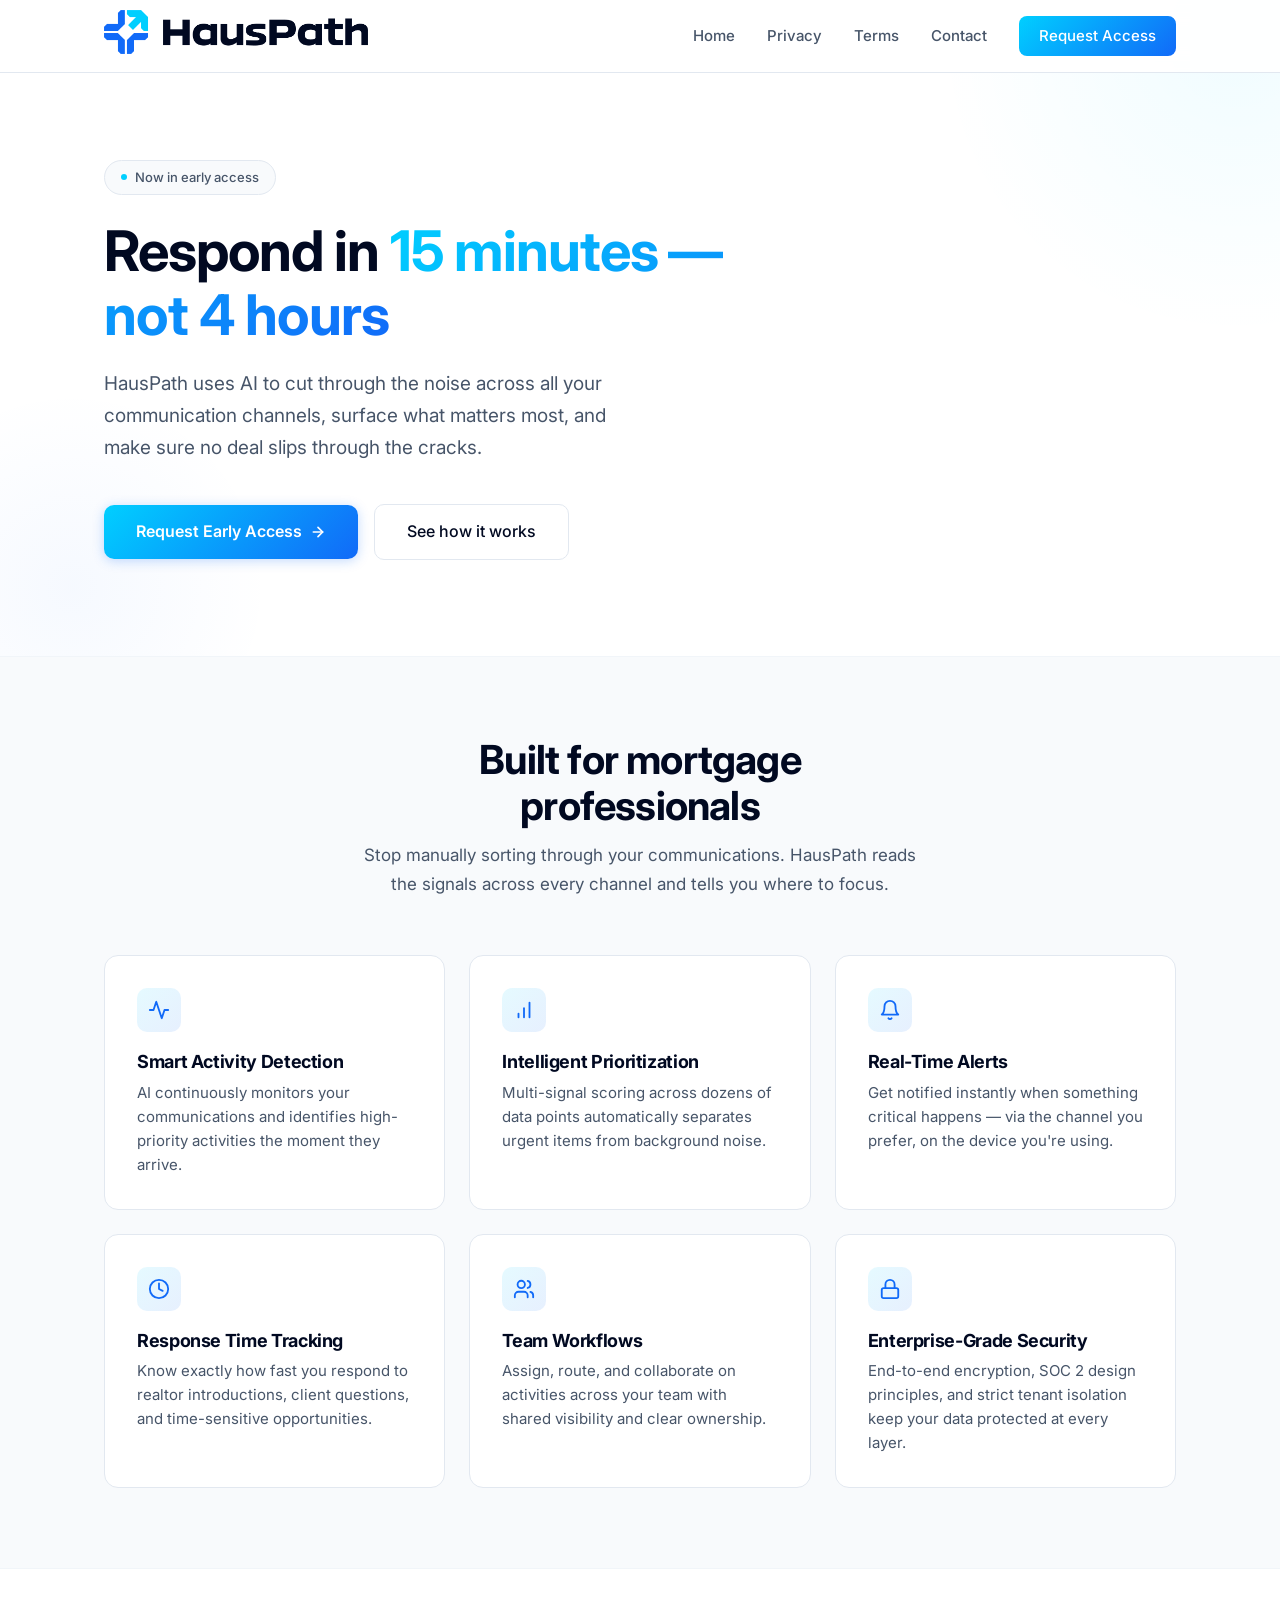
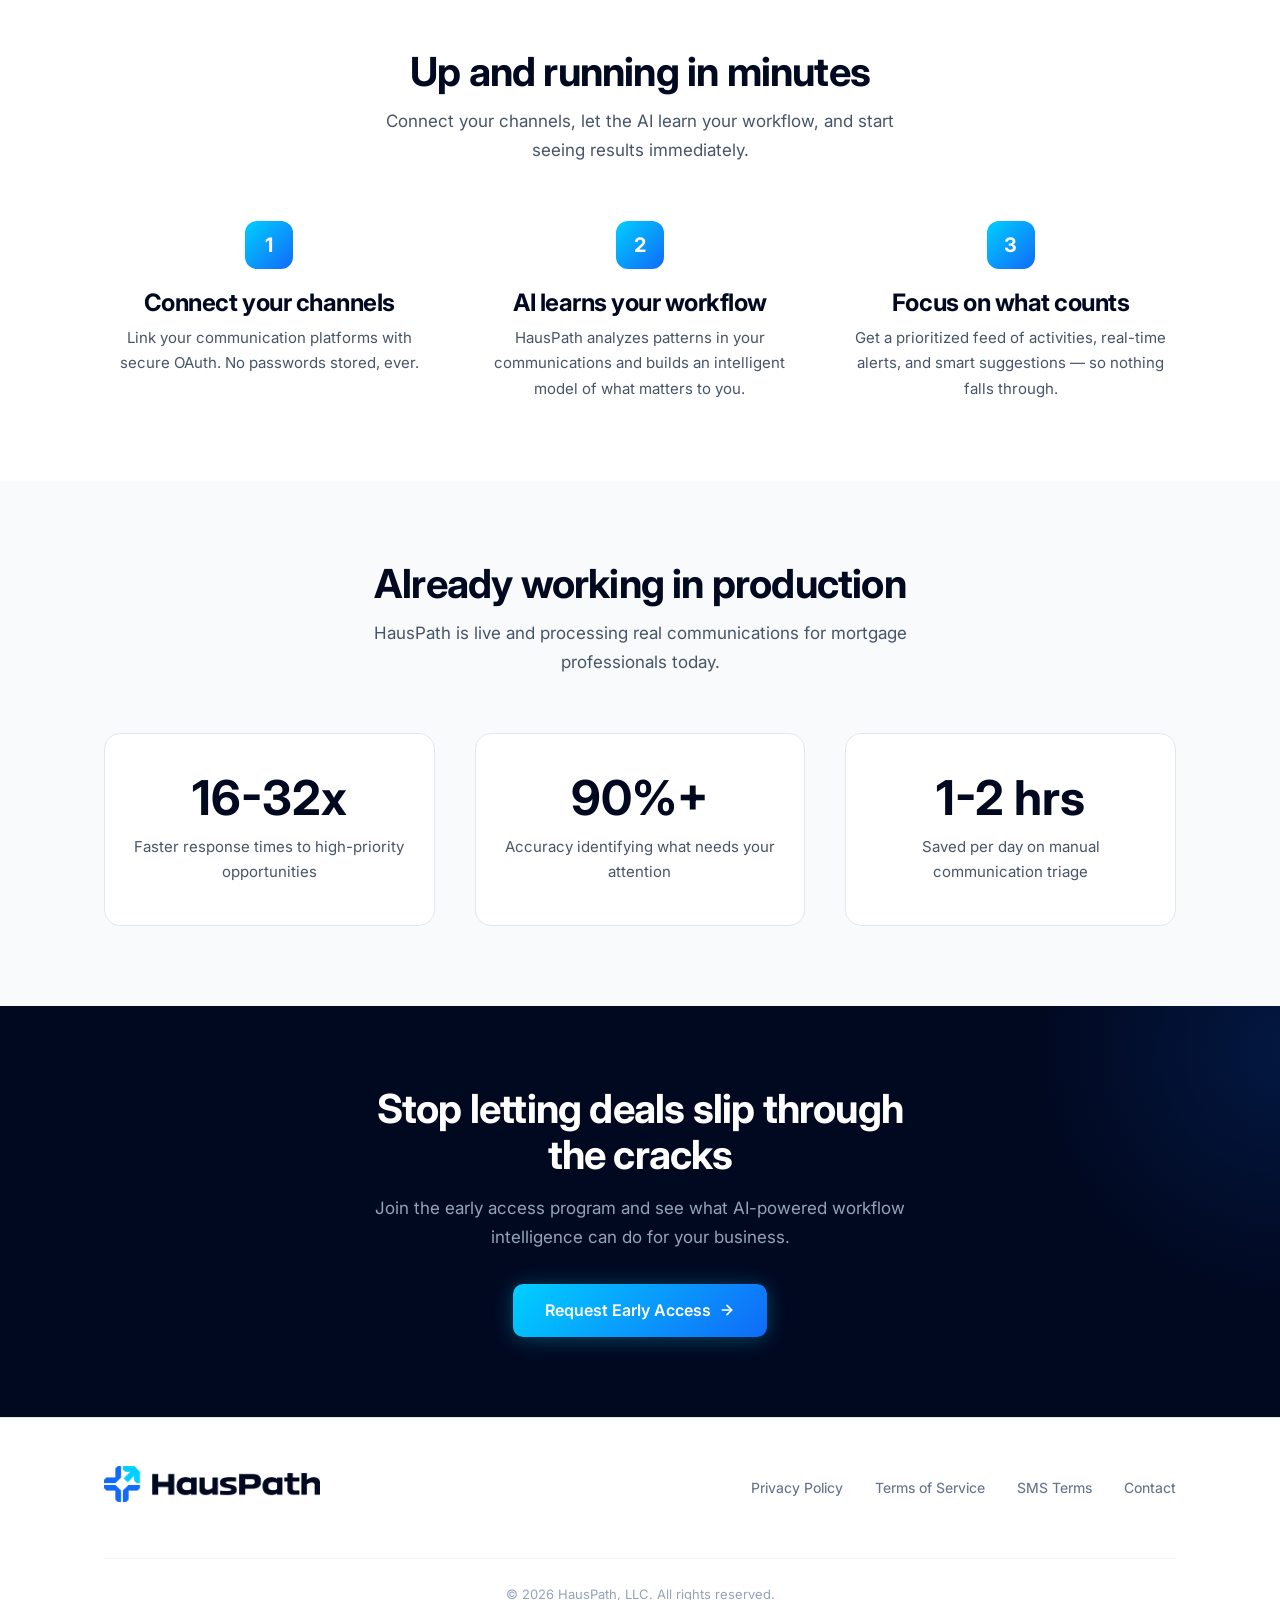
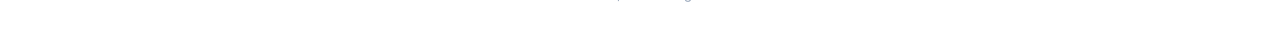
<file: index.html>
<!DOCTYPE html>
<html lang="en">
<head>
  <meta charset="UTF-8">
  <meta name="viewport" content="width=device-width, initial-scale=1.0">
  <title>HausPath — AI-Powered Workflow Intelligence for Mortgage Professionals</title>
  <meta name="description" content="HausPath helps mortgage professionals cut through noise, respond faster, and never let a deal slip through the cracks.">
  <meta property="og:title" content="HausPath — AI-Powered Workflow Intelligence">
  <meta property="og:description" content="AI that helps mortgage professionals prioritize what matters, respond faster, and never miss a critical opportunity.">
  <meta property="og:type" content="website">
  <meta name="twitter:card" content="summary_large_image">
  <link rel="icon" type="image/x-icon" href="assets/favicon.ico">
  <link rel="preconnect" href="https://fonts.googleapis.com">
  <link rel="preconnect" href="https://fonts.gstatic.com" crossorigin>
  <link href="https://fonts.googleapis.com/css2?family=Inter:wght@400;450;500;600;700&display=swap" rel="stylesheet">
  <link rel="stylesheet" href="styles.css">
</head>
<body>

  <!-- Navigation -->
  <nav class="nav" id="nav">
    <div class="container nav-inner">
      <a href="index.html">
        <img src="assets/logo.png" alt="HausPath" class="nav-logo">
      </a>
      <button class="nav-toggle" id="navToggle" aria-label="Menu">
        <span></span><span></span><span></span>
      </button>
      <ul class="nav-links" id="navLinks">
        <li><a href="index.html">Home</a></li>
        <li><a href="privacy.html">Privacy</a></li>
        <li><a href="terms.html">Terms</a></li>
        <li><a href="contact.html">Contact</a></li>
        <li><a href="contact.html" class="nav-cta">Request Access</a></li>
      </ul>
    </div>
  </nav>

  <!-- Hero -->
  <section class="hero">
    <div class="container">
      <div class="hero-content">
        <div class="hero-badge">
          <span class="dot"></span>
          Now in early access
        </div>
        <h1>Respond in <span class="gradient-text">15 minutes — not 4 hours</span></h1>
        <p>HausPath uses AI to cut through the noise across all your communication channels, surface what matters most, and make sure no deal slips through the cracks.</p>
        <div class="hero-actions">
          <a href="contact.html" class="btn-primary">
            Request Early Access
            <svg width="16" height="16" viewBox="0 0 24 24" fill="none" stroke="currentColor" stroke-width="2.5" stroke-linecap="round" stroke-linejoin="round"><path d="M5 12h14"/><path d="m12 5 7 7-7 7"/></svg>
          </a>
          <a href="#features" class="btn-secondary">See how it works</a>
        </div>
      </div>
    </div>
  </section>

  <!-- Features -->
  <section class="features" id="features">
    <div class="container">
      <div class="features-header">
        <h2>Built for mortgage professionals</h2>
        <p>Stop manually sorting through your communications. HausPath reads the signals across every channel and tells you where to focus.</p>
      </div>
      <div class="features-grid">
        <div class="feature-card">
          <div class="feature-icon">
            <svg viewBox="0 0 24 24"><path d="M22 12h-4l-3 9L9 3l-3 9H2"/></svg>
          </div>
          <h3>Smart Activity Detection</h3>
          <p>AI continuously monitors your communications and identifies high-priority activities the moment they arrive.</p>
        </div>
        <div class="feature-card">
          <div class="feature-icon">
            <svg viewBox="0 0 24 24"><path d="M12 20V10"/><path d="M18 20V4"/><path d="M6 20v-4"/></svg>
          </div>
          <h3>Intelligent Prioritization</h3>
          <p>Multi-signal scoring across dozens of data points automatically separates urgent items from background noise.</p>
        </div>
        <div class="feature-card">
          <div class="feature-icon">
            <svg viewBox="0 0 24 24"><path d="M18 8A6 6 0 0 0 6 8c0 7-3 9-3 9h18s-3-2-3-9"/><path d="M13.73 21a2 2 0 0 1-3.46 0"/></svg>
          </div>
          <h3>Real-Time Alerts</h3>
          <p>Get notified instantly when something critical happens — via the channel you prefer, on the device you're using.</p>
        </div>
        <div class="feature-card">
          <div class="feature-icon">
            <svg viewBox="0 0 24 24"><circle cx="12" cy="12" r="10"/><polyline points="12 6 12 12 16 14"/></svg>
          </div>
          <h3>Response Time Tracking</h3>
          <p>Know exactly how fast you respond to realtor introductions, client questions, and time-sensitive opportunities.</p>
        </div>
        <div class="feature-card">
          <div class="feature-icon">
            <svg viewBox="0 0 24 24"><path d="M16 21v-2a4 4 0 0 0-4-4H6a4 4 0 0 0-4 4v2"/><circle cx="9" cy="7" r="4"/><path d="M22 21v-2a4 4 0 0 0-3-3.87"/><path d="M16 3.13a4 4 0 0 1 0 7.75"/></svg>
          </div>
          <h3>Team Workflows</h3>
          <p>Assign, route, and collaborate on activities across your team with shared visibility and clear ownership.</p>
        </div>
        <div class="feature-card">
          <div class="feature-icon">
            <svg viewBox="0 0 24 24"><rect x="3" y="11" width="18" height="11" rx="2" ry="2"/><path d="M7 11V7a5 5 0 0 1 10 0v4"/></svg>
          </div>
          <h3>Enterprise-Grade Security</h3>
          <p>End-to-end encryption, SOC 2 design principles, and strict tenant isolation keep your data protected at every layer.</p>
        </div>
      </div>
    </div>
  </section>

  <!-- How It Works -->
  <section class="how-it-works">
    <div class="container">
      <div class="features-header">
        <h2>Up and running in minutes</h2>
        <p>Connect your channels, let the AI learn your workflow, and start seeing results immediately.</p>
      </div>
      <div class="how-grid">
        <div class="step">
          <div class="step-number">1</div>
          <h3>Connect your channels</h3>
          <p>Link your communication platforms with secure OAuth. No passwords stored, ever.</p>
        </div>
        <div class="step">
          <div class="step-number">2</div>
          <h3>AI learns your workflow</h3>
          <p>HausPath analyzes patterns in your communications and builds an intelligent model of what matters to you.</p>
        </div>
        <div class="step">
          <div class="step-number">3</div>
          <h3>Focus on what counts</h3>
          <p>Get a prioritized feed of activities, real-time alerts, and smart suggestions — so nothing falls through.</p>
        </div>
      </div>
    </div>
  </section>

  <!-- Results -->
  <section class="results-section">
    <div class="container">
      <div class="features-header">
        <h2>Already working in production</h2>
        <p>HausPath is live and processing real communications for mortgage professionals today.</p>
      </div>
      <div class="results-grid">
        <div class="result-card">
          <div class="result-number gradient-text">16-32x</div>
          <p>Faster response times to high-priority opportunities</p>
        </div>
        <div class="result-card">
          <div class="result-number gradient-text">90%+</div>
          <p>Accuracy identifying what needs your attention</p>
        </div>
        <div class="result-card">
          <div class="result-number gradient-text">1-2 hrs</div>
          <p>Saved per day on manual communication triage</p>
        </div>
      </div>
    </div>
  </section>

  <!-- CTA -->
  <section class="cta-section">
    <div class="container">
      <div class="cta-inner">
        <h2>Stop letting deals slip through the cracks</h2>
        <p>Join the early access program and see what AI-powered workflow intelligence can do for your business.</p>
        <a href="contact.html" class="btn-primary">
          Request Early Access
          <svg width="16" height="16" viewBox="0 0 24 24" fill="none" stroke="currentColor" stroke-width="2.5" stroke-linecap="round" stroke-linejoin="round"><path d="M5 12h14"/><path d="m12 5 7 7-7 7"/></svg>
        </a>
      </div>
    </div>
  </section>

  <!-- Footer -->
  <footer class="footer">
    <div class="container">
      <div class="footer-inner">
        <a href="index.html">
          <img src="assets/logo.png" alt="HausPath" class="footer-logo">
        </a>
        <ul class="footer-links">
          <li><a href="privacy.html">Privacy Policy</a></li>
          <li><a href="terms.html">Terms of Service</a></li>
          <li><a href="sms-terms.html">SMS Terms</a></li>
          <li><a href="contact.html">Contact</a></li>
        </ul>
        <p class="footer-copy">&copy; 2026 HausPath, LLC. All rights reserved.</p>
      </div>
    </div>
  </footer>

  <script>
    // Sticky nav shadow
    const nav = document.getElementById('nav');
    window.addEventListener('scroll', () => {
      nav.classList.toggle('scrolled', window.scrollY > 10);
    });

    // Mobile toggle
    const toggle = document.getElementById('navToggle');
    const links = document.getElementById('navLinks');
    toggle.addEventListener('click', () => {
      links.classList.toggle('open');
    });
  </script>
</body>
</html>
</file>
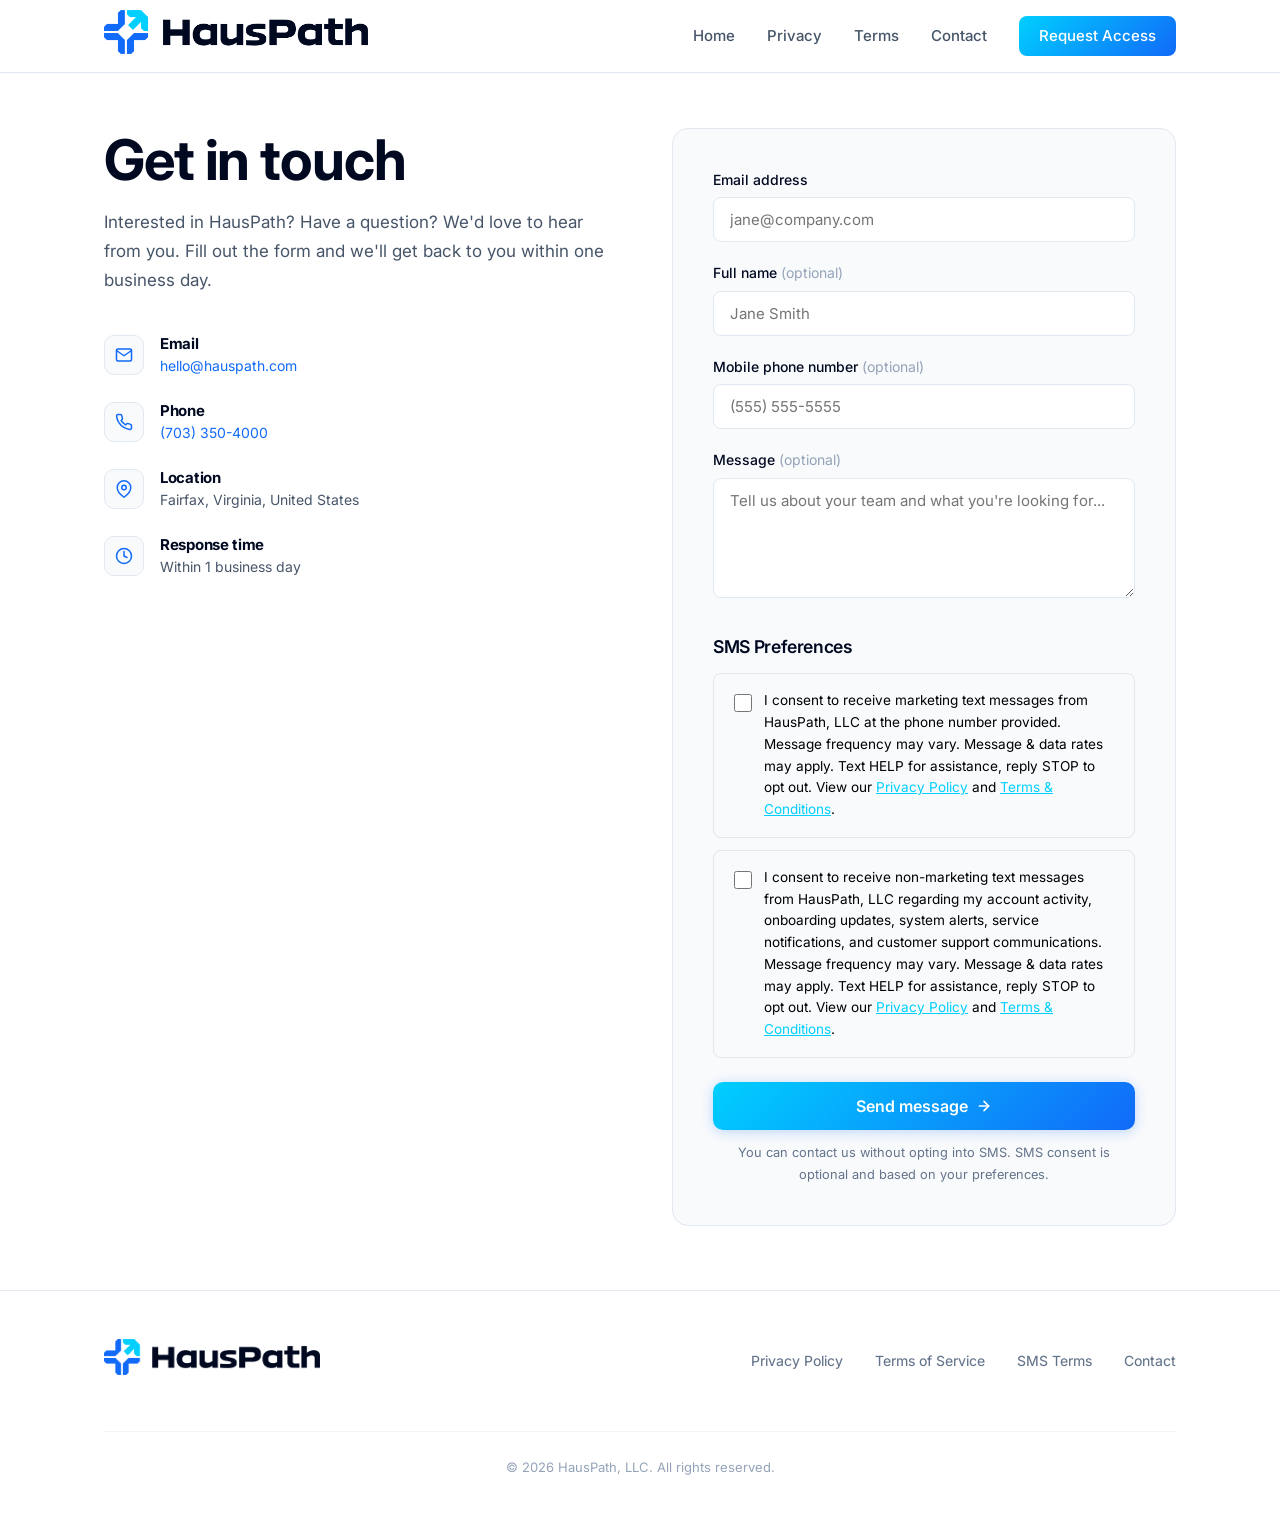
<file: contact.html>
<!DOCTYPE html>
<html lang="en">
<head>
  <meta charset="UTF-8">
  <meta name="viewport" content="width=device-width, initial-scale=1.0">
  <title>Contact — HausPath</title>
  <meta name="description" content="Get in touch with HausPath — request early access or ask us anything.">
  <link rel="icon" type="image/x-icon" href="assets/favicon.ico">
  <link rel="preconnect" href="https://fonts.googleapis.com">
  <link rel="preconnect" href="https://fonts.gstatic.com" crossorigin>
  <link href="https://fonts.googleapis.com/css2?family=Inter:wght@400;450;500;600;700&display=swap" rel="stylesheet">
  <link rel="stylesheet" href="styles.css">
</head>
<body>

  <nav class="nav" id="nav">
    <div class="container nav-inner">
      <a href="index.html"><img src="assets/logo.png" alt="HausPath" class="nav-logo"></a>
      <button class="nav-toggle" id="navToggle" aria-label="Menu"><span></span><span></span><span></span></button>
      <ul class="nav-links" id="navLinks">
        <li><a href="index.html">Home</a></li>
        <li><a href="privacy.html">Privacy</a></li>
        <li><a href="terms.html">Terms</a></li>
        <li><a href="contact.html">Contact</a></li>
        <li><a href="contact.html" class="nav-cta">Request Access</a></li>
      </ul>
    </div>
  </nav>

  <section class="contact-section">
    <div class="container">
      <div class="contact-grid">
        <div class="contact-info">
          <h1>Get in touch</h1>
          <p>Interested in HausPath? Have a question? We'd love to hear from you. Fill out the form and we'll get back to you within one business day.</p>

          <div class="contact-detail">
            <div class="contact-detail-icon">
              <svg viewBox="0 0 24 24"><path d="M4 4h16c1.1 0 2 .9 2 2v12c0 1.1-.9 2-2 2H4c-1.1 0-2-.9-2-2V6c0-1.1.9-2 2-2z"/><polyline points="22,6 12,13 2,6"/></svg>
            </div>
            <div>
              <h4>Email</h4>
              <p><a href="mailto:hello@hauspath.com">hello@hauspath.com</a></p>
            </div>
          </div>

          <div class="contact-detail">
            <div class="contact-detail-icon">
              <svg viewBox="0 0 24 24"><path d="M22 16.92v3a2 2 0 0 1-2.18 2 19.79 19.79 0 0 1-8.63-3.07 19.5 19.5 0 0 1-6-6 19.79 19.79 0 0 1-3.07-8.67A2 2 0 0 1 4.11 2h3a2 2 0 0 1 2 1.72 12.84 12.84 0 0 0 .7 2.81 2 2 0 0 1-.45 2.11L8.09 9.91a16 16 0 0 0 6 6l1.27-1.27a2 2 0 0 1 2.11-.45 12.84 12.84 0 0 0 2.81.7A2 2 0 0 1 22 16.92z"/></svg>
            </div>
            <div>
              <h4>Phone</h4>
              <p><a href="tel:+17033504000">(703) 350-4000</a></p>
            </div>
          </div>

          <div class="contact-detail">
            <div class="contact-detail-icon">
              <svg viewBox="0 0 24 24"><path d="M21 10c0 7-9 13-9 13s-9-6-9-13a9 9 0 0 1 18 0z"/><circle cx="12" cy="10" r="3"/></svg>
            </div>
            <div>
              <h4>Location</h4>
              <p>Fairfax, Virginia, United States</p>
            </div>
          </div>

          <div class="contact-detail">
            <div class="contact-detail-icon">
              <svg viewBox="0 0 24 24"><circle cx="12" cy="12" r="10"/><polyline points="12 6 12 12 16 14"/></svg>
            </div>
            <div>
              <h4>Response time</h4>
              <p>Within 1 business day</p>
            </div>
          </div>
        </div>

        <form class="contact-form" action="https://formspree.io/f/mjgpkozw" method="POST">
          <div class="form-group">
            <label for="email">Email address</label>
            <input type="email" id="email" name="email" required placeholder="jane@company.com">
          </div>
          <div class="form-group">
            <label for="name">Full name <span style="color: var(--gray-400); font-weight: 400;">(optional)</span></label>
            <input type="text" id="name" name="name" placeholder="Jane Smith">
          </div>
          <div class="form-group">
            <label for="phone">Mobile phone number <span style="color: var(--gray-400); font-weight: 400;">(optional)</span></label>
            <input type="tel" id="phone" name="phone" placeholder="(555) 555-5555">
          </div>
          <div class="form-group">
            <label for="message">Message <span style="color: var(--gray-400); font-weight: 400;">(optional)</span></label>
            <textarea id="message" name="message" placeholder="Tell us about your team and what you're looking for..."></textarea>
          </div>

          <h3 style="font-size: 1.1rem; font-weight: 600; margin: 2rem 0 1rem 0; color: var(--navy);">SMS Preferences</h3>

          <div style="background: #f8fafc; border: 1px solid #e2e8f0; border-radius: 8px; padding: 1rem 1.25rem; margin-bottom: 0.75rem; display: flex; align-items: flex-start; gap: 0.75rem;">
            <input type="checkbox" id="marketing-sms-consent" name="marketing_sms_consent" style="margin-top: 0.25rem; min-width: 18px; min-height: 18px; accent-color: var(--cyan);">
            <label for="marketing-sms-consent" style="font-size: 0.85rem; line-height: 1.6; color: #000000; font-weight: 400;">
              I consent to receive marketing text messages from HausPath, LLC at the phone number provided. Message frequency may vary. Message &amp; data rates may apply. Text HELP for assistance, reply STOP to opt out. View our <a href="privacy.html" style="color: var(--cyan); text-decoration: underline;">Privacy Policy</a> and <a href="sms-terms.html" style="color: var(--cyan); text-decoration: underline;">Terms &amp; Conditions</a>.
            </label>
          </div>

          <div style="background: #f8fafc; border: 1px solid #e2e8f0; border-radius: 8px; padding: 1rem 1.25rem; margin-bottom: 1.5rem; display: flex; align-items: flex-start; gap: 0.75rem;">
            <input type="checkbox" id="transactional-sms-consent" name="transactional_sms_consent" style="margin-top: 0.25rem; min-width: 18px; min-height: 18px; accent-color: var(--cyan);">
            <label for="transactional-sms-consent" style="font-size: 0.85rem; line-height: 1.6; color: #000000; font-weight: 400;">
              I consent to receive non-marketing text messages from HausPath, LLC regarding my account activity, onboarding updates, system alerts, service notifications, and customer support communications. Message frequency may vary. Message &amp; data rates may apply. Text HELP for assistance, reply STOP to opt out. View our <a href="privacy.html" style="color: var(--cyan); text-decoration: underline;">Privacy Policy</a> and <a href="sms-terms.html" style="color: var(--cyan); text-decoration: underline;">Terms &amp; Conditions</a>.
            </label>
          </div>

          <button type="submit" class="btn-primary">
            Send message
            <svg width="16" height="16" viewBox="0 0 24 24" fill="none" stroke="currentColor" stroke-width="2.5" stroke-linecap="round" stroke-linejoin="round"><path d="M5 12h14"/><path d="m12 5 7 7-7 7"/></svg>
          </button>
          <p style="font-size: 0.8rem; color: var(--gray-500, #64748b); text-align: center; margin: 0.75rem 0 0 0;">You can contact us without opting into SMS. SMS consent is optional and based on your preferences.</p>
          <div class="form-status" id="formStatus" style="display:none; margin-top:1rem; padding:1rem; border-radius:8px; text-align:center; font-weight:500;"></div>
        </form>
      </div>
    </div>
  </section>

  <footer class="footer">
    <div class="container">
      <div class="footer-inner">
        <a href="index.html"><img src="assets/logo.png" alt="HausPath" class="footer-logo"></a>
        <ul class="footer-links">
          <li><a href="privacy.html">Privacy Policy</a></li>
          <li><a href="terms.html">Terms of Service</a></li>
          <li><a href="sms-terms.html">SMS Terms</a></li>
          <li><a href="contact.html">Contact</a></li>
        </ul>
        <p class="footer-copy">&copy; 2026 HausPath, LLC. All rights reserved.</p>
      </div>
    </div>
  </footer>

  <script>
    const nav = document.getElementById('nav');
    window.addEventListener('scroll', () => nav.classList.toggle('scrolled', window.scrollY > 10));
    const toggle = document.getElementById('navToggle');
    const links = document.getElementById('navLinks');
    toggle.addEventListener('click', () => links.classList.toggle('open'));

    const form = document.querySelector('.contact-form');
    const status = document.getElementById('formStatus');
    form.addEventListener('submit', function(e) {
      e.preventDefault();
      const btn = form.querySelector('button[type="submit"]');
      btn.disabled = true;
      btn.textContent = 'Sending...';
      fetch(form.action, {
        method: 'POST',
        body: new FormData(form),
        headers: { 'Accept': 'application/json' }
      }).then(function(res) {
        if (res.ok) {
          form.reset();
          status.style.display = 'block';
          status.style.background = 'rgba(0, 207, 255, 0.1)';
          status.style.color = 'var(--cyan)';
          status.textContent = 'Message sent! We\'ll get back to you within one business day.';
        } else {
          status.style.display = 'block';
          status.style.background = 'rgba(255, 59, 48, 0.1)';
          status.style.color = '#ff3b30';
          status.textContent = 'Something went wrong. Please try again or email us directly.';
        }
      }).catch(function() {
        status.style.display = 'block';
        status.style.background = 'rgba(255, 59, 48, 0.1)';
        status.style.color = '#ff3b30';
        status.textContent = 'Something went wrong. Please try again or email us directly.';
      }).finally(function() {
        btn.disabled = false;
        btn.innerHTML = 'Send message <svg width="16" height="16" viewBox="0 0 24 24" fill="none" stroke="currentColor" stroke-width="2.5" stroke-linecap="round" stroke-linejoin="round"><path d="M5 12h14"/><path d="m12 5 7 7-7 7"/></svg>';
      });
    });
  </script>
</body>
</html>
</file>
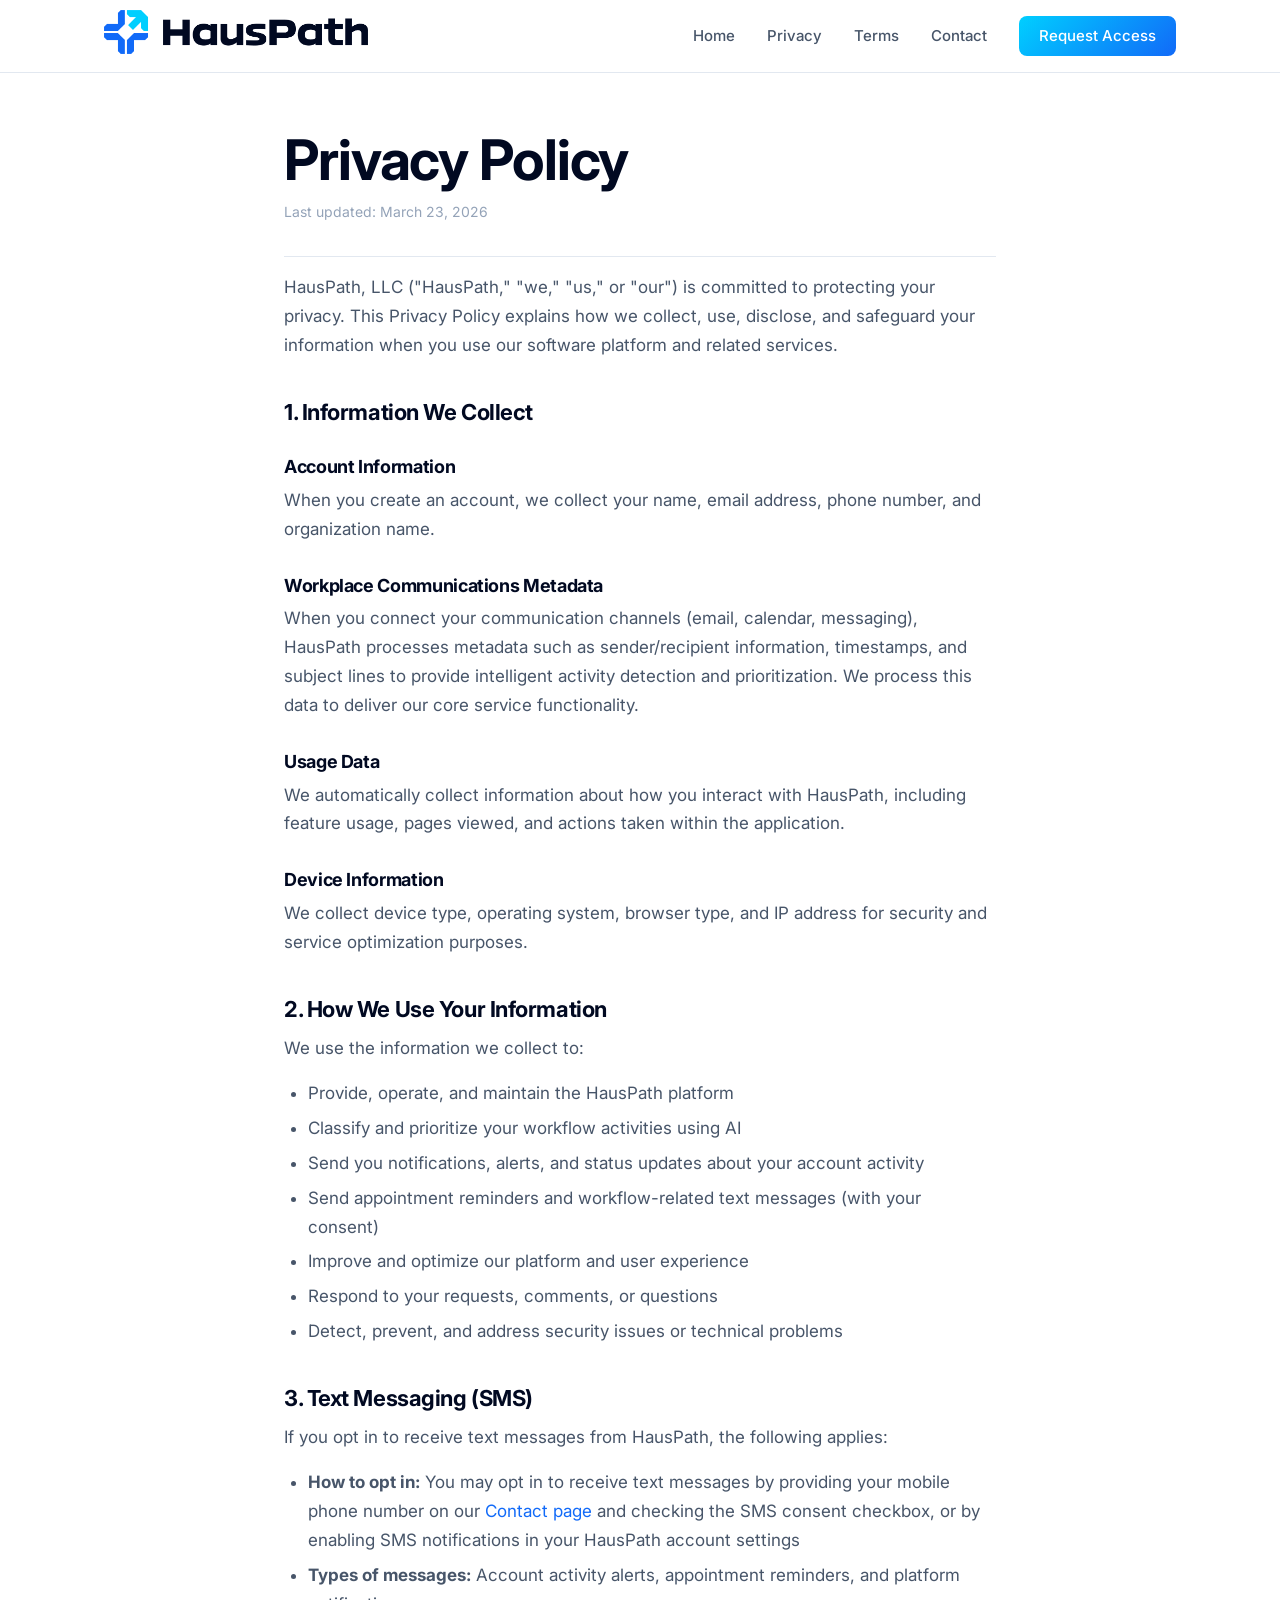
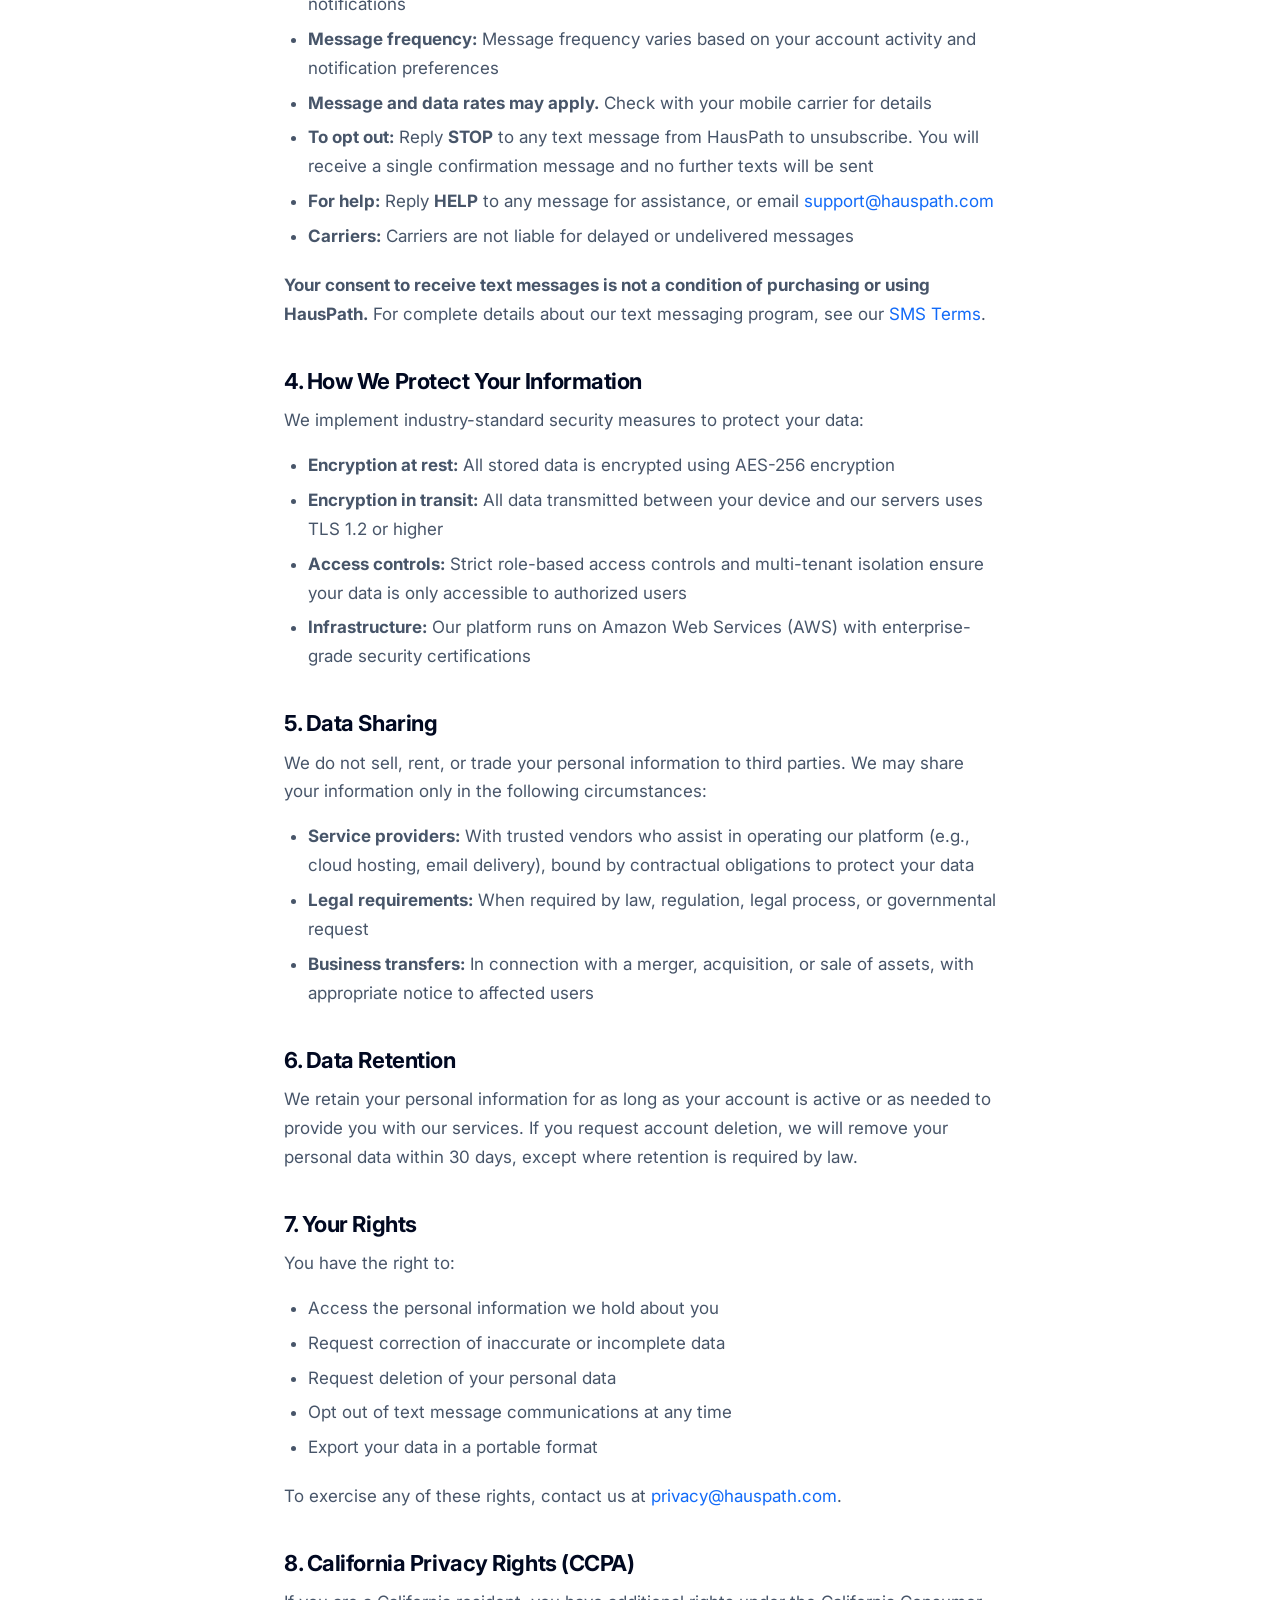
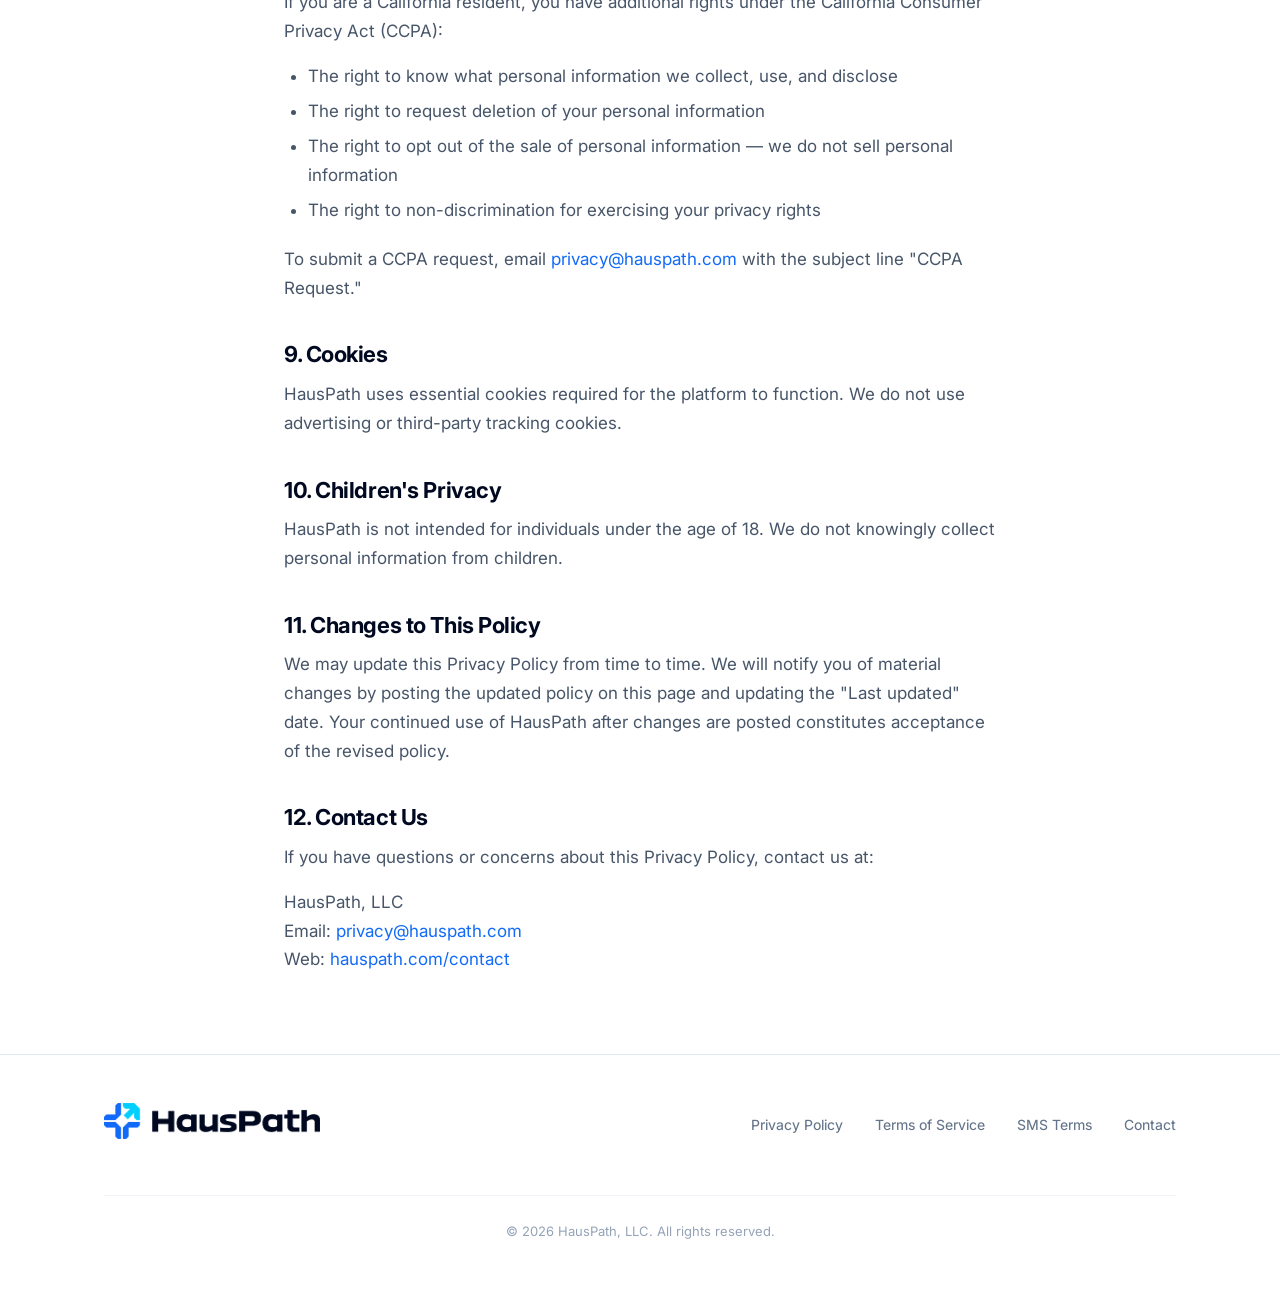
<file: privacy.html>
<!DOCTYPE html>
<html lang="en">
<head>
  <meta charset="UTF-8">
  <meta name="viewport" content="width=device-width, initial-scale=1.0">
  <title>Privacy Policy — HausPath</title>
  <meta name="description" content="HausPath Privacy Policy — how we collect, use, and protect your data.">
  <link rel="icon" type="image/x-icon" href="assets/favicon.ico">
  <link rel="preconnect" href="https://fonts.googleapis.com">
  <link rel="preconnect" href="https://fonts.gstatic.com" crossorigin>
  <link href="https://fonts.googleapis.com/css2?family=Inter:wght@400;450;500;600;700&display=swap" rel="stylesheet">
  <link rel="stylesheet" href="styles.css">
</head>
<body>

  <nav class="nav" id="nav">
    <div class="container nav-inner">
      <a href="index.html"><img src="assets/logo.png" alt="HausPath" class="nav-logo"></a>
      <button class="nav-toggle" id="navToggle" aria-label="Menu"><span></span><span></span><span></span></button>
      <ul class="nav-links" id="navLinks">
        <li><a href="index.html">Home</a></li>
        <li><a href="privacy.html">Privacy</a></li>
        <li><a href="terms.html">Terms</a></li>
        <li><a href="contact.html">Contact</a></li>
        <li><a href="contact.html" class="nav-cta">Request Access</a></li>
      </ul>
    </div>
  </nav>

  <section class="legal-page">
    <div class="container">
      <h1>Privacy Policy</h1>
      <p class="legal-meta">Last updated: March 23, 2026</p>

      <p>HausPath, LLC ("HausPath," "we," "us," or "our") is committed to protecting your privacy. This Privacy Policy explains how we collect, use, disclose, and safeguard your information when you use our software platform and related services.</p>

      <h2>1. Information We Collect</h2>
      <h3>Account Information</h3>
      <p>When you create an account, we collect your name, email address, phone number, and organization name.</p>

      <h3>Workplace Communications Metadata</h3>
      <p>When you connect your communication channels (email, calendar, messaging), HausPath processes metadata such as sender/recipient information, timestamps, and subject lines to provide intelligent activity detection and prioritization. We process this data to deliver our core service functionality.</p>

      <h3>Usage Data</h3>
      <p>We automatically collect information about how you interact with HausPath, including feature usage, pages viewed, and actions taken within the application.</p>

      <h3>Device Information</h3>
      <p>We collect device type, operating system, browser type, and IP address for security and service optimization purposes.</p>

      <h2>2. How We Use Your Information</h2>
      <p>We use the information we collect to:</p>
      <ul>
        <li>Provide, operate, and maintain the HausPath platform</li>
        <li>Classify and prioritize your workflow activities using AI</li>
        <li>Send you notifications, alerts, and status updates about your account activity</li>
        <li>Send appointment reminders and workflow-related text messages (with your consent)</li>
        <li>Improve and optimize our platform and user experience</li>
        <li>Respond to your requests, comments, or questions</li>
        <li>Detect, prevent, and address security issues or technical problems</li>
      </ul>

      <h2>3. Text Messaging (SMS)</h2>
      <p>If you opt in to receive text messages from HausPath, the following applies:</p>
      <ul>
        <li><strong>How to opt in:</strong> You may opt in to receive text messages by providing your mobile phone number on our <a href="contact.html">Contact page</a> and checking the SMS consent checkbox, or by enabling SMS notifications in your HausPath account settings</li>
        <li><strong>Types of messages:</strong> Account activity alerts, appointment reminders, and platform notifications</li>
        <li><strong>Message frequency:</strong> Message frequency varies based on your account activity and notification preferences</li>
        <li><strong>Message and data rates may apply.</strong> Check with your mobile carrier for details</li>
        <li><strong>To opt out:</strong> Reply <strong>STOP</strong> to any text message from HausPath to unsubscribe. You will receive a single confirmation message and no further texts will be sent</li>
        <li><strong>For help:</strong> Reply <strong>HELP</strong> to any message for assistance, or email <a href="mailto:support@hauspath.com">support@hauspath.com</a></li>
        <li><strong>Carriers:</strong> Carriers are not liable for delayed or undelivered messages</li>
      </ul>
      <p><strong>Your consent to receive text messages is not a condition of purchasing or using HausPath.</strong> For complete details about our text messaging program, see our <a href="sms-terms.html">SMS Terms</a>.</p>

      <h2>4. How We Protect Your Information</h2>
      <p>We implement industry-standard security measures to protect your data:</p>
      <ul>
        <li><strong>Encryption at rest:</strong> All stored data is encrypted using AES-256 encryption</li>
        <li><strong>Encryption in transit:</strong> All data transmitted between your device and our servers uses TLS 1.2 or higher</li>
        <li><strong>Access controls:</strong> Strict role-based access controls and multi-tenant isolation ensure your data is only accessible to authorized users</li>
        <li><strong>Infrastructure:</strong> Our platform runs on Amazon Web Services (AWS) with enterprise-grade security certifications</li>
      </ul>

      <h2>5. Data Sharing</h2>
      <p>We do not sell, rent, or trade your personal information to third parties. We may share your information only in the following circumstances:</p>
      <ul>
        <li><strong>Service providers:</strong> With trusted vendors who assist in operating our platform (e.g., cloud hosting, email delivery), bound by contractual obligations to protect your data</li>
        <li><strong>Legal requirements:</strong> When required by law, regulation, legal process, or governmental request</li>
        <li><strong>Business transfers:</strong> In connection with a merger, acquisition, or sale of assets, with appropriate notice to affected users</li>
      </ul>

      <h2>6. Data Retention</h2>
      <p>We retain your personal information for as long as your account is active or as needed to provide you with our services. If you request account deletion, we will remove your personal data within 30 days, except where retention is required by law.</p>

      <h2>7. Your Rights</h2>
      <p>You have the right to:</p>
      <ul>
        <li>Access the personal information we hold about you</li>
        <li>Request correction of inaccurate or incomplete data</li>
        <li>Request deletion of your personal data</li>
        <li>Opt out of text message communications at any time</li>
        <li>Export your data in a portable format</li>
      </ul>
      <p>To exercise any of these rights, contact us at <a href="mailto:privacy@hauspath.com">privacy@hauspath.com</a>.</p>

      <h2>8. California Privacy Rights (CCPA)</h2>
      <p>If you are a California resident, you have additional rights under the California Consumer Privacy Act (CCPA):</p>
      <ul>
        <li>The right to know what personal information we collect, use, and disclose</li>
        <li>The right to request deletion of your personal information</li>
        <li>The right to opt out of the sale of personal information — we do not sell personal information</li>
        <li>The right to non-discrimination for exercising your privacy rights</li>
      </ul>
      <p>To submit a CCPA request, email <a href="mailto:privacy@hauspath.com">privacy@hauspath.com</a> with the subject line "CCPA Request."</p>

      <h2>9. Cookies</h2>
      <p>HausPath uses essential cookies required for the platform to function. We do not use advertising or third-party tracking cookies.</p>

      <h2>10. Children's Privacy</h2>
      <p>HausPath is not intended for individuals under the age of 18. We do not knowingly collect personal information from children.</p>

      <h2>11. Changes to This Policy</h2>
      <p>We may update this Privacy Policy from time to time. We will notify you of material changes by posting the updated policy on this page and updating the "Last updated" date. Your continued use of HausPath after changes are posted constitutes acceptance of the revised policy.</p>

      <h2>12. Contact Us</h2>
      <p>If you have questions or concerns about this Privacy Policy, contact us at:</p>
      <p>
        HausPath, LLC<br>
        Email: <a href="mailto:privacy@hauspath.com">privacy@hauspath.com</a><br>
        Web: <a href="contact.html">hauspath.com/contact</a>
      </p>
    </div>
  </section>

  <footer class="footer">
    <div class="container">
      <div class="footer-inner">
        <a href="index.html"><img src="assets/logo.png" alt="HausPath" class="footer-logo"></a>
        <ul class="footer-links">
          <li><a href="privacy.html">Privacy Policy</a></li>
          <li><a href="terms.html">Terms of Service</a></li>
          <li><a href="sms-terms.html">SMS Terms</a></li>
          <li><a href="contact.html">Contact</a></li>
        </ul>
        <p class="footer-copy">&copy; 2026 HausPath, LLC. All rights reserved.</p>
      </div>
    </div>
  </footer>

  <script>
    const nav = document.getElementById('nav');
    window.addEventListener('scroll', () => nav.classList.toggle('scrolled', window.scrollY > 10));
    const toggle = document.getElementById('navToggle');
    const links = document.getElementById('navLinks');
    toggle.addEventListener('click', () => links.classList.toggle('open'));
  </script>
</body>
</html>
</file>
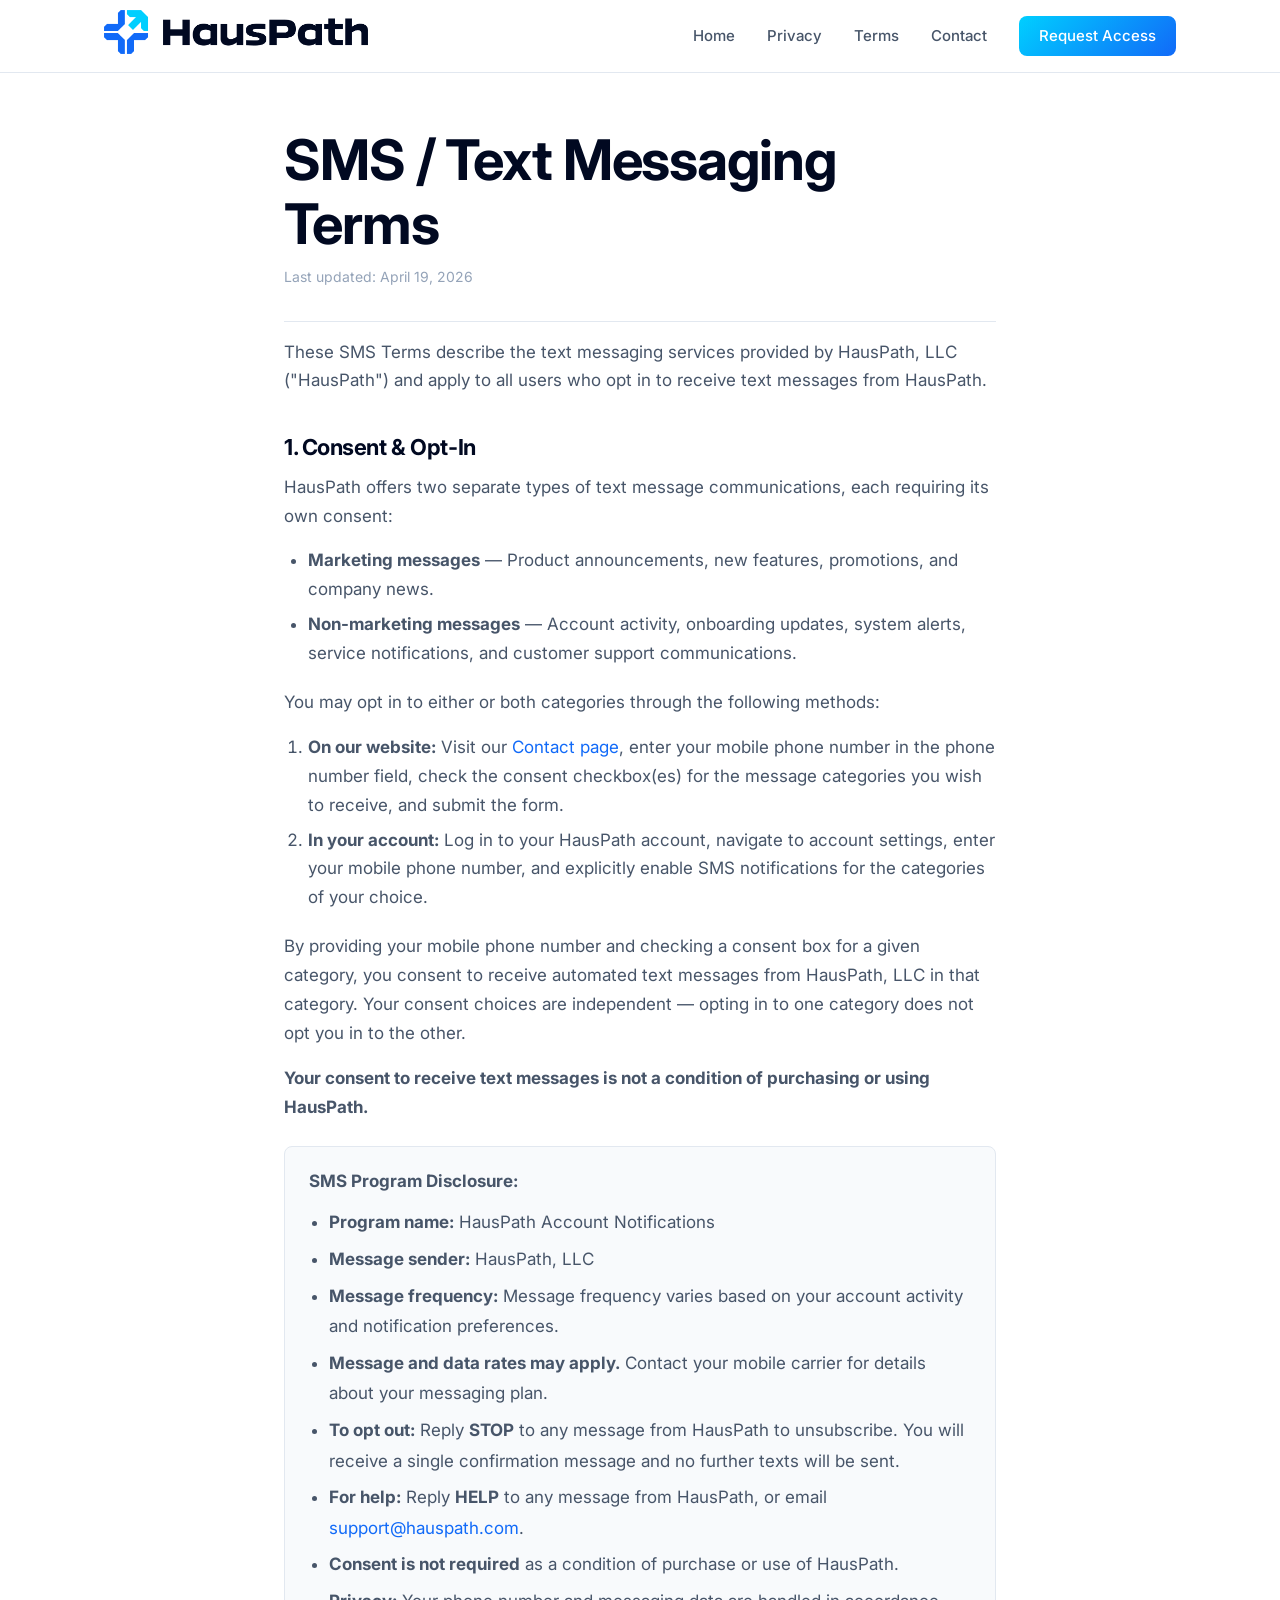
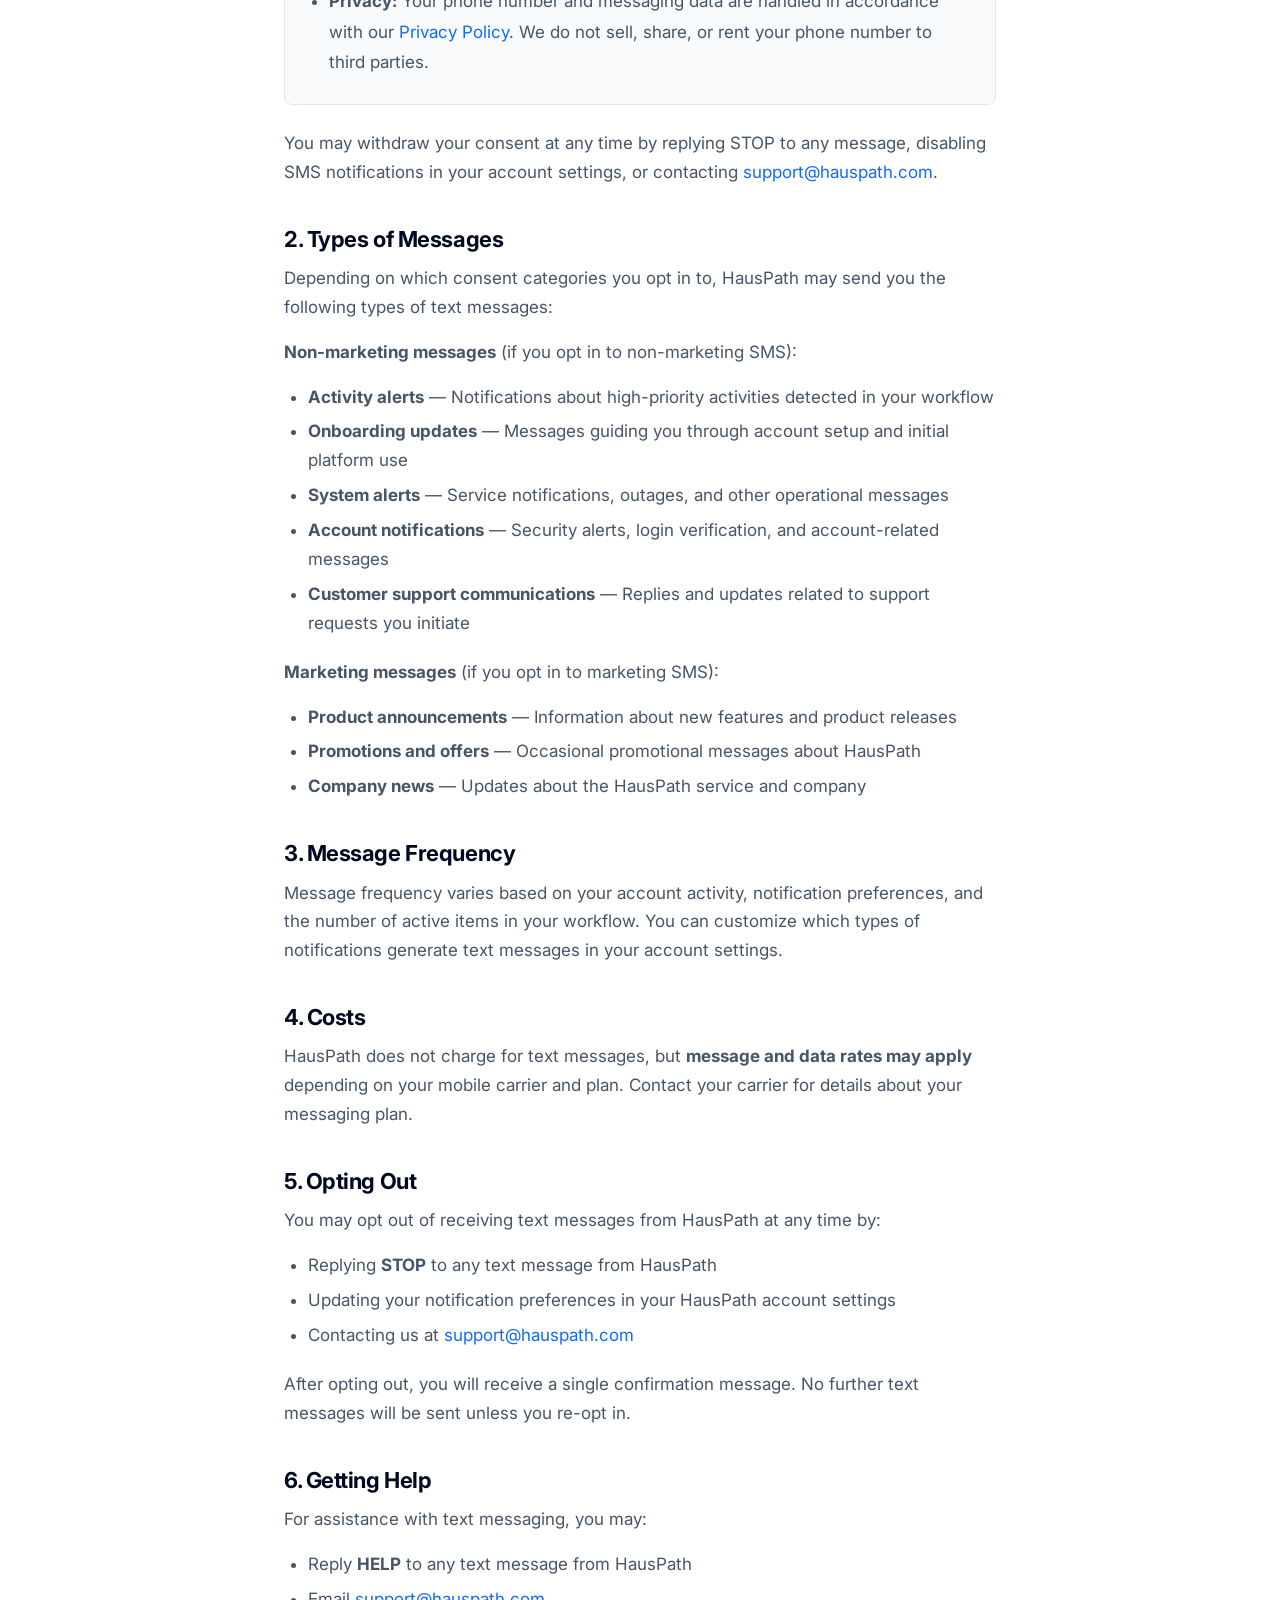
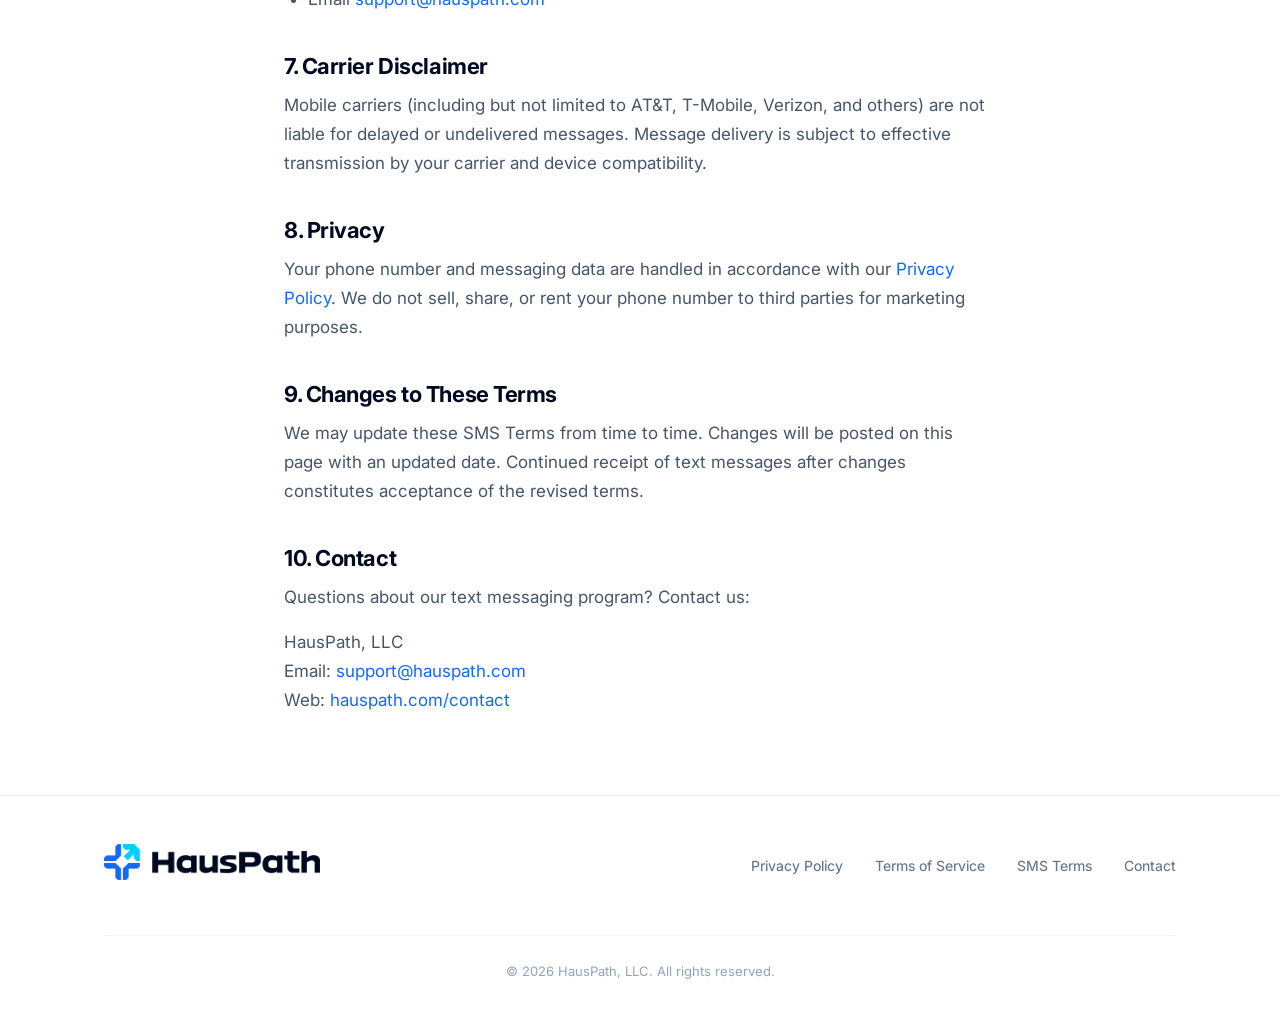
<file: sms-terms.html>
<!DOCTYPE html>
<html lang="en">
<head>
  <meta charset="UTF-8">
  <meta name="viewport" content="width=device-width, initial-scale=1.0">
  <title>SMS Terms — HausPath</title>
  <meta name="description" content="HausPath SMS and Text Messaging Terms — your rights and our obligations regarding text message communications.">
  <link rel="icon" type="image/x-icon" href="assets/favicon.ico">
  <link rel="preconnect" href="https://fonts.googleapis.com">
  <link rel="preconnect" href="https://fonts.gstatic.com" crossorigin>
  <link href="https://fonts.googleapis.com/css2?family=Inter:wght@400;450;500;600;700&display=swap" rel="stylesheet">
  <link rel="stylesheet" href="styles.css">
</head>
<body>

  <nav class="nav" id="nav">
    <div class="container nav-inner">
      <a href="index.html"><img src="assets/logo.png" alt="HausPath" class="nav-logo"></a>
      <button class="nav-toggle" id="navToggle" aria-label="Menu"><span></span><span></span><span></span></button>
      <ul class="nav-links" id="navLinks">
        <li><a href="index.html">Home</a></li>
        <li><a href="privacy.html">Privacy</a></li>
        <li><a href="terms.html">Terms</a></li>
        <li><a href="contact.html">Contact</a></li>
        <li><a href="contact.html" class="nav-cta">Request Access</a></li>
      </ul>
    </div>
  </nav>

  <section class="legal-page">
    <div class="container">
      <h1>SMS / Text Messaging Terms</h1>
      <p class="legal-meta">Last updated: April 19, 2026</p>

      <p>These SMS Terms describe the text messaging services provided by HausPath, LLC ("HausPath") and apply to all users who opt in to receive text messages from HausPath.</p>

      <h2>1. Consent &amp; Opt-In</h2>
      <p>HausPath offers two separate types of text message communications, each requiring its own consent:</p>
      <ul>
        <li><strong>Marketing messages</strong> — Product announcements, new features, promotions, and company news.</li>
        <li><strong>Non-marketing messages</strong> — Account activity, onboarding updates, system alerts, service notifications, and customer support communications.</li>
      </ul>
      <p>You may opt in to either or both categories through the following methods:</p>
      <ol>
        <li><strong>On our website:</strong> Visit our <a href="contact.html">Contact page</a>, enter your mobile phone number in the phone number field, check the consent checkbox(es) for the message categories you wish to receive, and submit the form.</li>
        <li><strong>In your account:</strong> Log in to your HausPath account, navigate to account settings, enter your mobile phone number, and explicitly enable SMS notifications for the categories of your choice.</li>
      </ol>
      <p>By providing your mobile phone number and checking a consent box for a given category, you consent to receive automated text messages from HausPath, LLC in that category. Your consent choices are independent — opting in to one category does not opt you in to the other.</p>
      <p><strong>Your consent to receive text messages is not a condition of purchasing or using HausPath.</strong></p>

      <div class="consent-disclaimer" style="background: var(--gray-50, #f8fafc); border: 1px solid var(--gray-200, #e2e8f0); border-radius: 8px; padding: 1.25rem 1.5rem; margin: 1.5rem 0;">
        <p style="margin: 0 0 0.75rem 0; font-weight: 700;">SMS Program Disclosure:</p>
        <ul style="margin: 0; padding-left: 1.25rem; line-height: 1.8;">
          <li><strong>Program name:</strong> HausPath Account Notifications</li>
          <li><strong>Message sender:</strong> HausPath, LLC</li>
          <li><strong>Message frequency:</strong> Message frequency varies based on your account activity and notification preferences.</li>
          <li><strong>Message and data rates may apply.</strong> Contact your mobile carrier for details about your messaging plan.</li>
          <li><strong>To opt out:</strong> Reply <strong>STOP</strong> to any message from HausPath to unsubscribe. You will receive a single confirmation message and no further texts will be sent.</li>
          <li><strong>For help:</strong> Reply <strong>HELP</strong> to any message from HausPath, or email <a href="mailto:support@hauspath.com">support@hauspath.com</a>.</li>
          <li><strong>Consent is not required</strong> as a condition of purchase or use of HausPath.</li>
          <li><strong>Privacy:</strong> Your phone number and messaging data are handled in accordance with our <a href="privacy.html">Privacy Policy</a>. We do not sell, share, or rent your phone number to third parties.</li>
        </ul>
      </div>

      <p>You may withdraw your consent at any time by replying STOP to any message, disabling SMS notifications in your account settings, or contacting <a href="mailto:support@hauspath.com">support@hauspath.com</a>.</p>

      <h2>2. Types of Messages</h2>
      <p>Depending on which consent categories you opt in to, HausPath may send you the following types of text messages:</p>
      <p><strong>Non-marketing messages</strong> (if you opt in to non-marketing SMS):</p>
      <ul>
        <li><strong>Activity alerts</strong> — Notifications about high-priority activities detected in your workflow</li>
        <li><strong>Onboarding updates</strong> — Messages guiding you through account setup and initial platform use</li>
        <li><strong>System alerts</strong> — Service notifications, outages, and other operational messages</li>
        <li><strong>Account notifications</strong> — Security alerts, login verification, and account-related messages</li>
        <li><strong>Customer support communications</strong> — Replies and updates related to support requests you initiate</li>
      </ul>
      <p><strong>Marketing messages</strong> (if you opt in to marketing SMS):</p>
      <ul>
        <li><strong>Product announcements</strong> — Information about new features and product releases</li>
        <li><strong>Promotions and offers</strong> — Occasional promotional messages about HausPath</li>
        <li><strong>Company news</strong> — Updates about the HausPath service and company</li>
      </ul>

      <h2>3. Message Frequency</h2>
      <p>Message frequency varies based on your account activity, notification preferences, and the number of active items in your workflow. You can customize which types of notifications generate text messages in your account settings.</p>

      <h2>4. Costs</h2>
      <p>HausPath does not charge for text messages, but <strong>message and data rates may apply</strong> depending on your mobile carrier and plan. Contact your carrier for details about your messaging plan.</p>

      <h2>5. Opting Out</h2>
      <p>You may opt out of receiving text messages from HausPath at any time by:</p>
      <ul>
        <li>Replying <strong>STOP</strong> to any text message from HausPath</li>
        <li>Updating your notification preferences in your HausPath account settings</li>
        <li>Contacting us at <a href="mailto:support@hauspath.com">support@hauspath.com</a></li>
      </ul>
      <p>After opting out, you will receive a single confirmation message. No further text messages will be sent unless you re-opt in.</p>

      <h2>6. Getting Help</h2>
      <p>For assistance with text messaging, you may:</p>
      <ul>
        <li>Reply <strong>HELP</strong> to any text message from HausPath</li>
        <li>Email <a href="mailto:support@hauspath.com">support@hauspath.com</a></li>
      </ul>

      <h2>7. Carrier Disclaimer</h2>
      <p>Mobile carriers (including but not limited to AT&T, T-Mobile, Verizon, and others) are not liable for delayed or undelivered messages. Message delivery is subject to effective transmission by your carrier and device compatibility.</p>

      <h2>8. Privacy</h2>
      <p>Your phone number and messaging data are handled in accordance with our <a href="privacy.html">Privacy Policy</a>. We do not sell, share, or rent your phone number to third parties for marketing purposes.</p>

      <h2>9. Changes to These Terms</h2>
      <p>We may update these SMS Terms from time to time. Changes will be posted on this page with an updated date. Continued receipt of text messages after changes constitutes acceptance of the revised terms.</p>

      <h2>10. Contact</h2>
      <p>Questions about our text messaging program? Contact us:</p>
      <p>
        HausPath, LLC<br>
        Email: <a href="mailto:support@hauspath.com">support@hauspath.com</a><br>
        Web: <a href="contact.html">hauspath.com/contact</a>
      </p>
    </div>
  </section>

  <footer class="footer">
    <div class="container">
      <div class="footer-inner">
        <a href="index.html"><img src="assets/logo.png" alt="HausPath" class="footer-logo"></a>
        <ul class="footer-links">
          <li><a href="privacy.html">Privacy Policy</a></li>
          <li><a href="terms.html">Terms of Service</a></li>
          <li><a href="sms-terms.html">SMS Terms</a></li>
          <li><a href="contact.html">Contact</a></li>
        </ul>
        <p class="footer-copy">&copy; 2026 HausPath, LLC. All rights reserved.</p>
      </div>
    </div>
  </footer>

  <script>
    const nav = document.getElementById('nav');
    window.addEventListener('scroll', () => nav.classList.toggle('scrolled', window.scrollY > 10));
    const toggle = document.getElementById('navToggle');
    const links = document.getElementById('navLinks');
    toggle.addEventListener('click', () => links.classList.toggle('open'));
  </script>
</body>
</html>
</file>
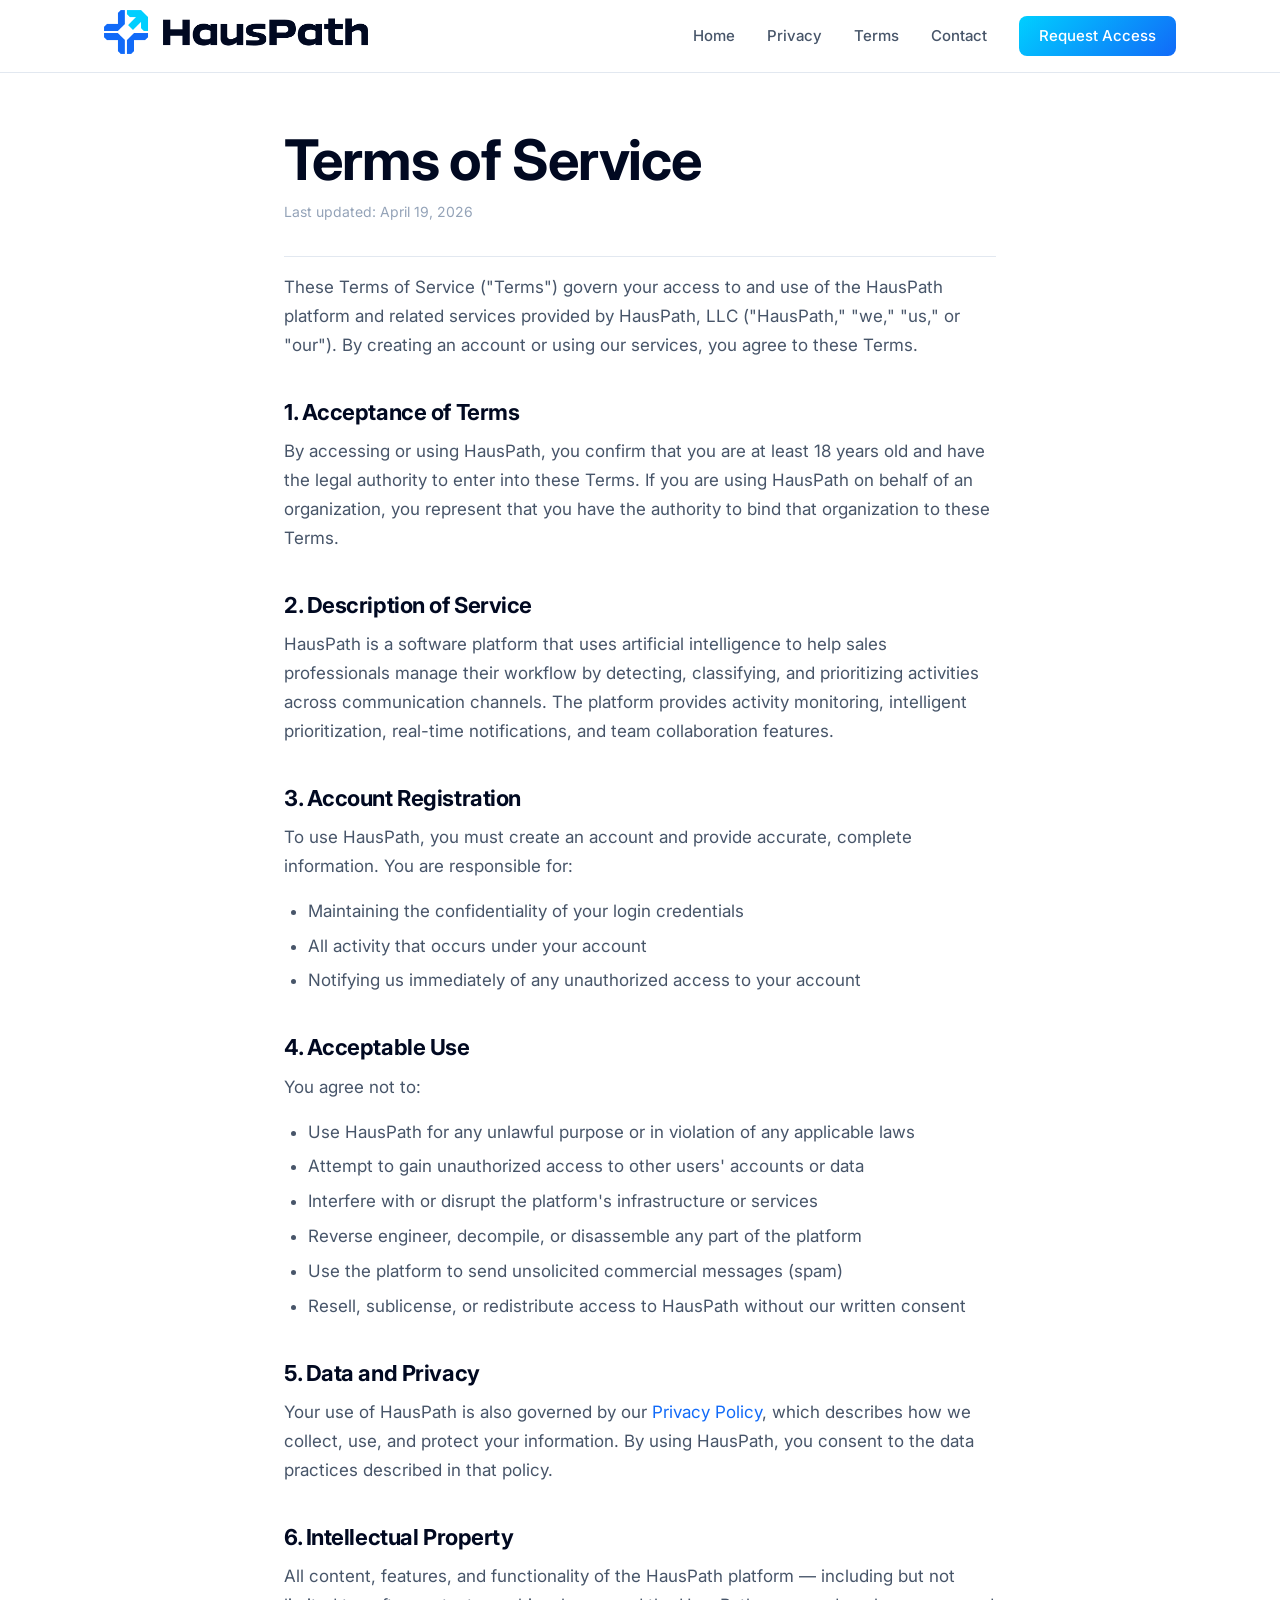
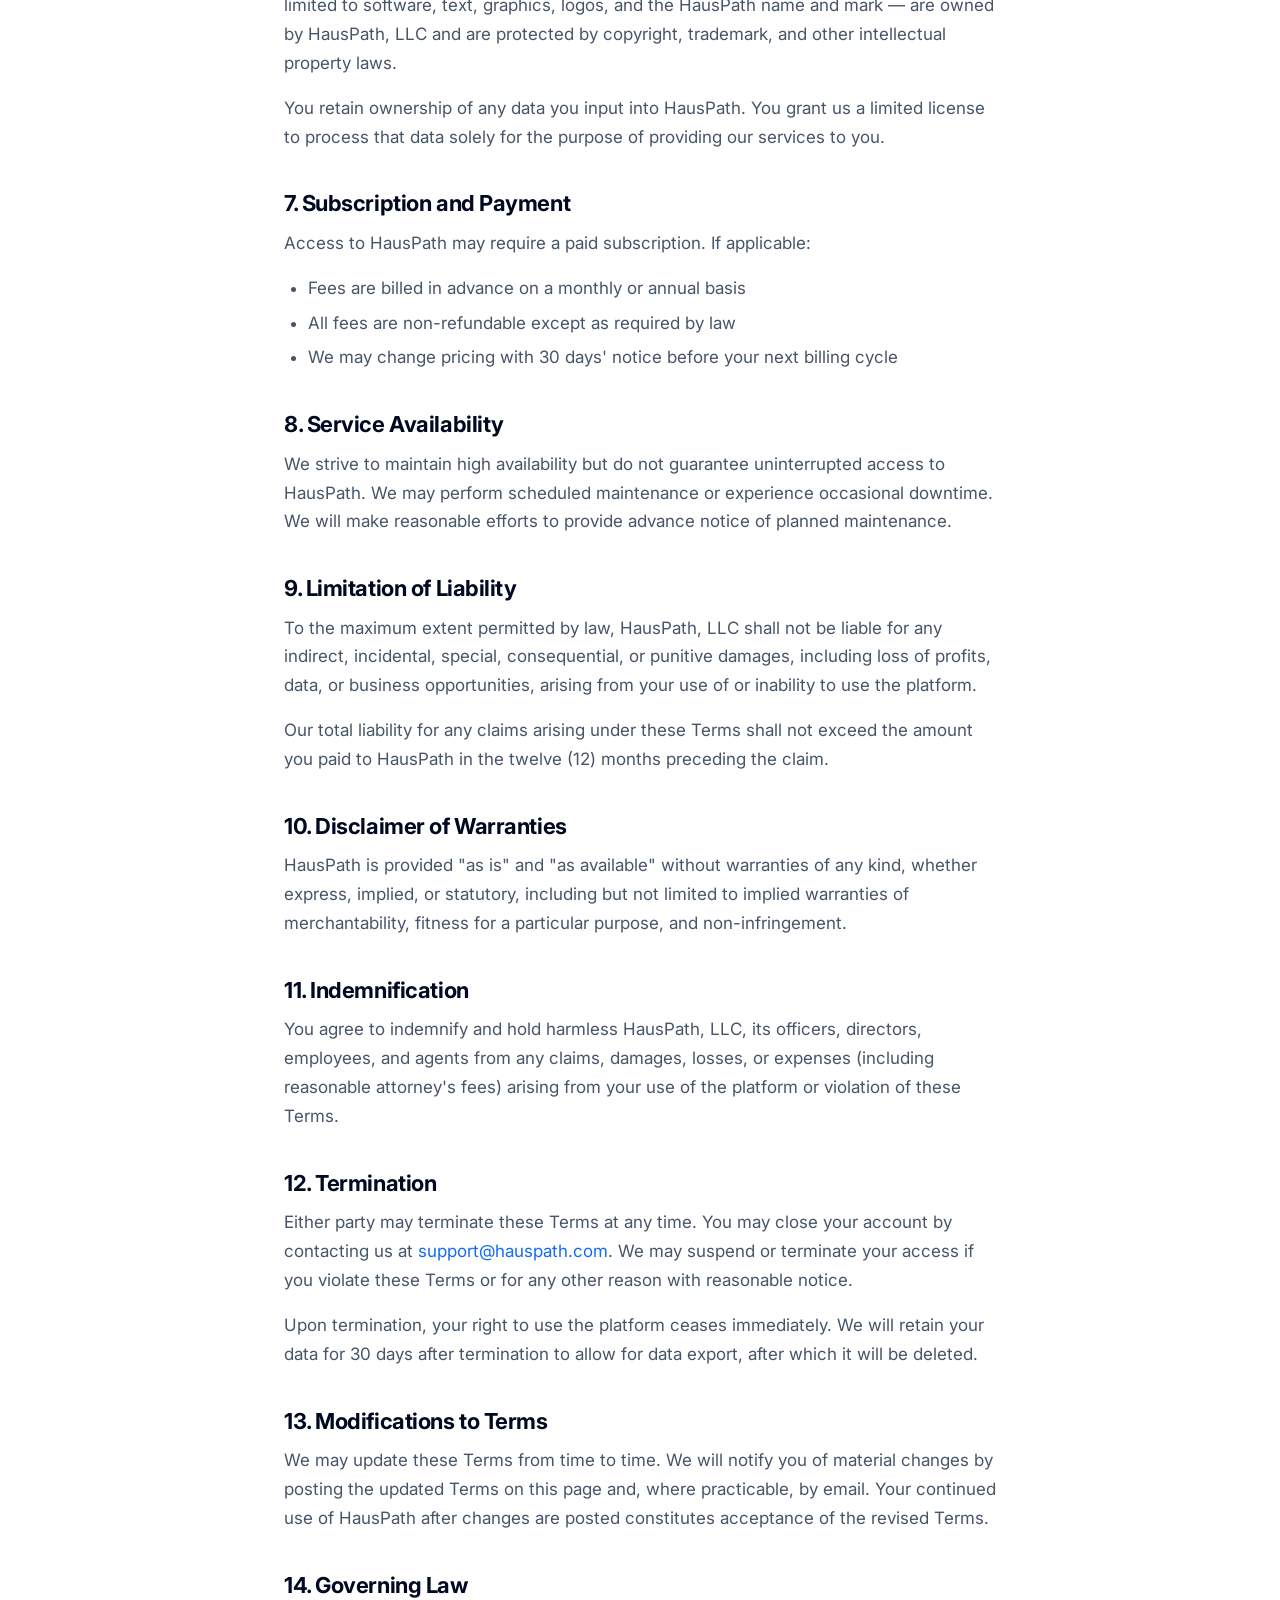
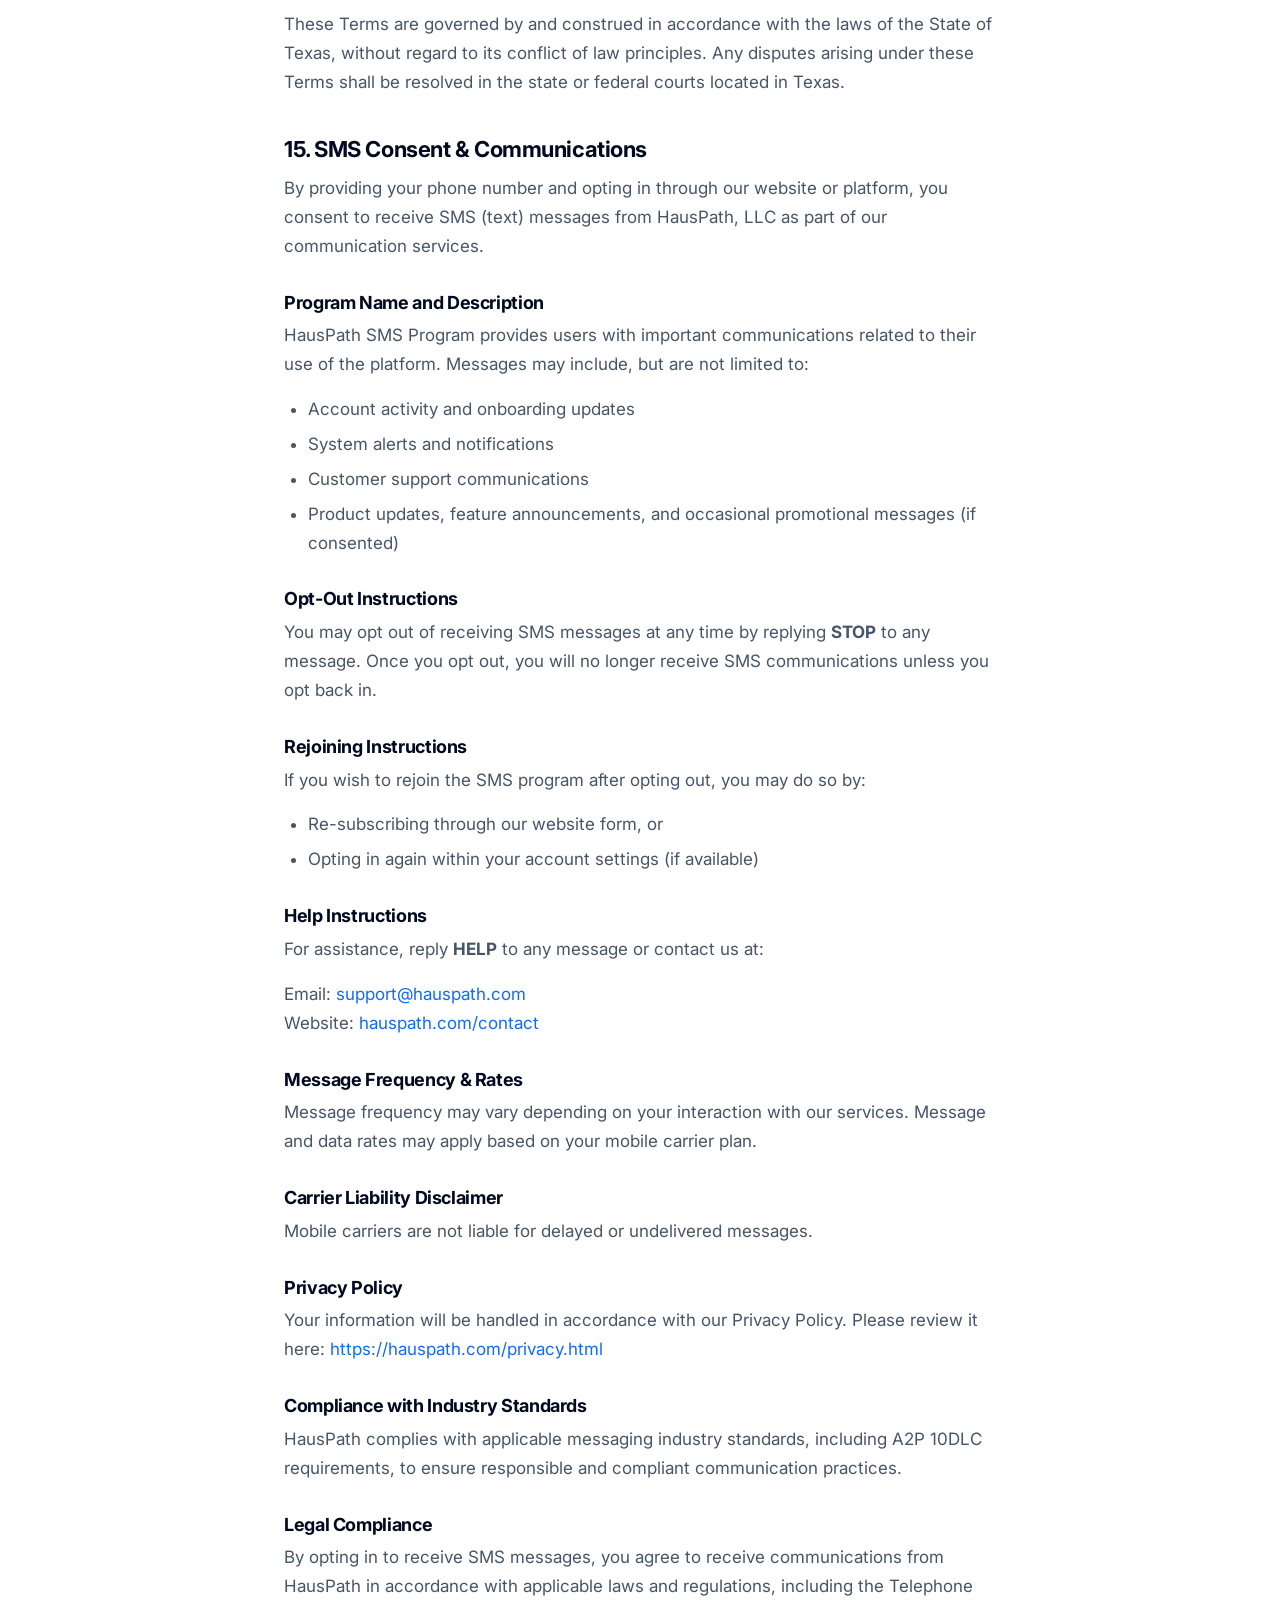
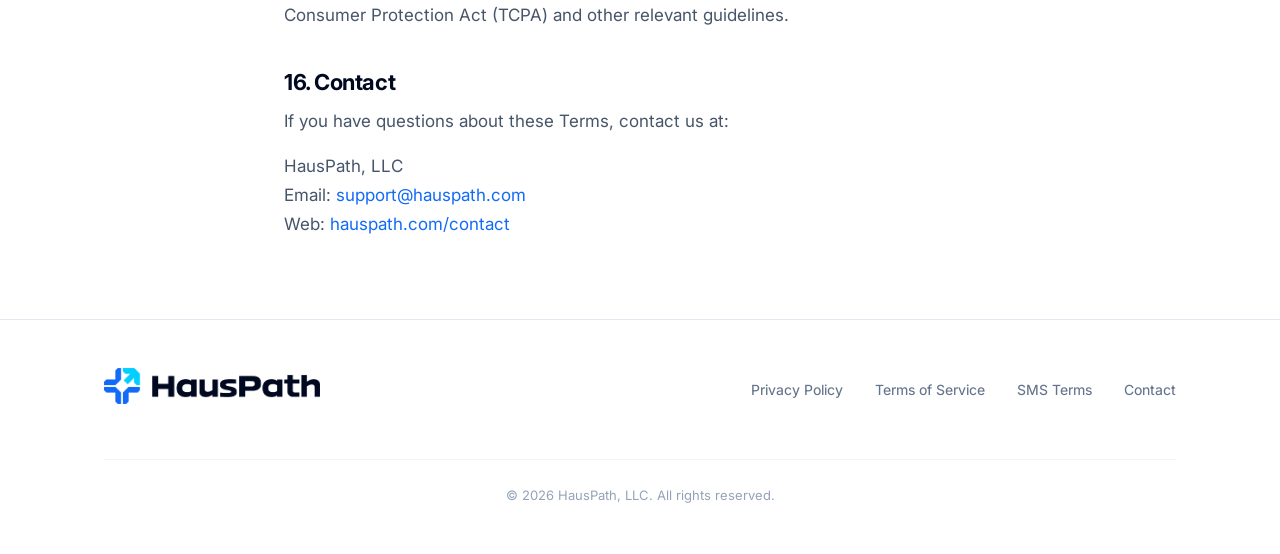
<file: terms.html>
<!DOCTYPE html>
<html lang="en">
<head>
  <meta charset="UTF-8">
  <meta name="viewport" content="width=device-width, initial-scale=1.0">
  <title>Terms of Service — HausPath</title>
  <meta name="description" content="HausPath Terms of Service — the agreement governing your use of the HausPath platform.">
  <link rel="icon" type="image/x-icon" href="assets/favicon.ico">
  <link rel="preconnect" href="https://fonts.googleapis.com">
  <link rel="preconnect" href="https://fonts.gstatic.com" crossorigin>
  <link href="https://fonts.googleapis.com/css2?family=Inter:wght@400;450;500;600;700&display=swap" rel="stylesheet">
  <link rel="stylesheet" href="styles.css">
</head>
<body>

  <nav class="nav" id="nav">
    <div class="container nav-inner">
      <a href="index.html"><img src="assets/logo.png" alt="HausPath" class="nav-logo"></a>
      <button class="nav-toggle" id="navToggle" aria-label="Menu"><span></span><span></span><span></span></button>
      <ul class="nav-links" id="navLinks">
        <li><a href="index.html">Home</a></li>
        <li><a href="privacy.html">Privacy</a></li>
        <li><a href="terms.html">Terms</a></li>
        <li><a href="contact.html">Contact</a></li>
        <li><a href="contact.html" class="nav-cta">Request Access</a></li>
      </ul>
    </div>
  </nav>

  <section class="legal-page">
    <div class="container">
      <h1>Terms of Service</h1>
      <p class="legal-meta">Last updated: April 19, 2026</p>

      <p>These Terms of Service ("Terms") govern your access to and use of the HausPath platform and related services provided by HausPath, LLC ("HausPath," "we," "us," or "our"). By creating an account or using our services, you agree to these Terms.</p>

      <h2>1. Acceptance of Terms</h2>
      <p>By accessing or using HausPath, you confirm that you are at least 18 years old and have the legal authority to enter into these Terms. If you are using HausPath on behalf of an organization, you represent that you have the authority to bind that organization to these Terms.</p>

      <h2>2. Description of Service</h2>
      <p>HausPath is a software platform that uses artificial intelligence to help sales professionals manage their workflow by detecting, classifying, and prioritizing activities across communication channels. The platform provides activity monitoring, intelligent prioritization, real-time notifications, and team collaboration features.</p>

      <h2>3. Account Registration</h2>
      <p>To use HausPath, you must create an account and provide accurate, complete information. You are responsible for:</p>
      <ul>
        <li>Maintaining the confidentiality of your login credentials</li>
        <li>All activity that occurs under your account</li>
        <li>Notifying us immediately of any unauthorized access to your account</li>
      </ul>

      <h2>4. Acceptable Use</h2>
      <p>You agree not to:</p>
      <ul>
        <li>Use HausPath for any unlawful purpose or in violation of any applicable laws</li>
        <li>Attempt to gain unauthorized access to other users' accounts or data</li>
        <li>Interfere with or disrupt the platform's infrastructure or services</li>
        <li>Reverse engineer, decompile, or disassemble any part of the platform</li>
        <li>Use the platform to send unsolicited commercial messages (spam)</li>
        <li>Resell, sublicense, or redistribute access to HausPath without our written consent</li>
      </ul>

      <h2>5. Data and Privacy</h2>
      <p>Your use of HausPath is also governed by our <a href="privacy.html">Privacy Policy</a>, which describes how we collect, use, and protect your information. By using HausPath, you consent to the data practices described in that policy.</p>

      <h2>6. Intellectual Property</h2>
      <p>All content, features, and functionality of the HausPath platform — including but not limited to software, text, graphics, logos, and the HausPath name and mark — are owned by HausPath, LLC and are protected by copyright, trademark, and other intellectual property laws.</p>
      <p>You retain ownership of any data you input into HausPath. You grant us a limited license to process that data solely for the purpose of providing our services to you.</p>

      <h2>7. Subscription and Payment</h2>
      <p>Access to HausPath may require a paid subscription. If applicable:</p>
      <ul>
        <li>Fees are billed in advance on a monthly or annual basis</li>
        <li>All fees are non-refundable except as required by law</li>
        <li>We may change pricing with 30 days' notice before your next billing cycle</li>
      </ul>

      <h2>8. Service Availability</h2>
      <p>We strive to maintain high availability but do not guarantee uninterrupted access to HausPath. We may perform scheduled maintenance or experience occasional downtime. We will make reasonable efforts to provide advance notice of planned maintenance.</p>

      <h2>9. Limitation of Liability</h2>
      <p>To the maximum extent permitted by law, HausPath, LLC shall not be liable for any indirect, incidental, special, consequential, or punitive damages, including loss of profits, data, or business opportunities, arising from your use of or inability to use the platform.</p>
      <p>Our total liability for any claims arising under these Terms shall not exceed the amount you paid to HausPath in the twelve (12) months preceding the claim.</p>

      <h2>10. Disclaimer of Warranties</h2>
      <p>HausPath is provided "as is" and "as available" without warranties of any kind, whether express, implied, or statutory, including but not limited to implied warranties of merchantability, fitness for a particular purpose, and non-infringement.</p>

      <h2>11. Indemnification</h2>
      <p>You agree to indemnify and hold harmless HausPath, LLC, its officers, directors, employees, and agents from any claims, damages, losses, or expenses (including reasonable attorney's fees) arising from your use of the platform or violation of these Terms.</p>

      <h2>12. Termination</h2>
      <p>Either party may terminate these Terms at any time. You may close your account by contacting us at <a href="mailto:support@hauspath.com">support@hauspath.com</a>. We may suspend or terminate your access if you violate these Terms or for any other reason with reasonable notice.</p>
      <p>Upon termination, your right to use the platform ceases immediately. We will retain your data for 30 days after termination to allow for data export, after which it will be deleted.</p>

      <h2>13. Modifications to Terms</h2>
      <p>We may update these Terms from time to time. We will notify you of material changes by posting the updated Terms on this page and, where practicable, by email. Your continued use of HausPath after changes are posted constitutes acceptance of the revised Terms.</p>

      <h2>14. Governing Law</h2>
      <p>These Terms are governed by and construed in accordance with the laws of the State of Texas, without regard to its conflict of law principles. Any disputes arising under these Terms shall be resolved in the state or federal courts located in Texas.</p>

      <h2>15. SMS Consent &amp; Communications</h2>
      <p>By providing your phone number and opting in through our website or platform, you consent to receive SMS (text) messages from HausPath, LLC as part of our communication services.</p>

      <h3>Program Name and Description</h3>
      <p>HausPath SMS Program provides users with important communications related to their use of the platform. Messages may include, but are not limited to:</p>
      <ul>
        <li>Account activity and onboarding updates</li>
        <li>System alerts and notifications</li>
        <li>Customer support communications</li>
        <li>Product updates, feature announcements, and occasional promotional messages (if consented)</li>
      </ul>

      <h3>Opt-Out Instructions</h3>
      <p>You may opt out of receiving SMS messages at any time by replying <strong>STOP</strong> to any message. Once you opt out, you will no longer receive SMS communications unless you opt back in.</p>

      <h3>Rejoining Instructions</h3>
      <p>If you wish to rejoin the SMS program after opting out, you may do so by:</p>
      <ul>
        <li>Re-subscribing through our website form, or</li>
        <li>Opting in again within your account settings (if available)</li>
      </ul>

      <h3>Help Instructions</h3>
      <p>For assistance, reply <strong>HELP</strong> to any message or contact us at:</p>
      <p>
        Email: <a href="mailto:support@hauspath.com">support@hauspath.com</a><br>
        Website: <a href="contact.html">hauspath.com/contact</a>
      </p>

      <h3>Message Frequency &amp; Rates</h3>
      <p>Message frequency may vary depending on your interaction with our services. Message and data rates may apply based on your mobile carrier plan.</p>

      <h3>Carrier Liability Disclaimer</h3>
      <p>Mobile carriers are not liable for delayed or undelivered messages.</p>

      <h3>Privacy Policy</h3>
      <p>Your information will be handled in accordance with our Privacy Policy. Please review it here: <a href="https://hauspath.com/privacy.html">https://hauspath.com/privacy.html</a></p>

      <h3>Compliance with Industry Standards</h3>
      <p>HausPath complies with applicable messaging industry standards, including A2P 10DLC requirements, to ensure responsible and compliant communication practices.</p>

      <h3>Legal Compliance</h3>
      <p>By opting in to receive SMS messages, you agree to receive communications from HausPath in accordance with applicable laws and regulations, including the Telephone Consumer Protection Act (TCPA) and other relevant guidelines.</p>

      <h2>16. Contact</h2>
      <p>If you have questions about these Terms, contact us at:</p>
      <p>
        HausPath, LLC<br>
        Email: <a href="mailto:support@hauspath.com">support@hauspath.com</a><br>
        Web: <a href="contact.html">hauspath.com/contact</a>
      </p>
    </div>
  </section>

  <footer class="footer">
    <div class="container">
      <div class="footer-inner">
        <a href="index.html"><img src="assets/logo.png" alt="HausPath" class="footer-logo"></a>
        <ul class="footer-links">
          <li><a href="privacy.html">Privacy Policy</a></li>
          <li><a href="terms.html">Terms of Service</a></li>
          <li><a href="sms-terms.html">SMS Terms</a></li>
          <li><a href="contact.html">Contact</a></li>
        </ul>
        <p class="footer-copy">&copy; 2026 HausPath, LLC. All rights reserved.</p>
      </div>
    </div>
  </footer>

  <script>
    const nav = document.getElementById('nav');
    window.addEventListener('scroll', () => nav.classList.toggle('scrolled', window.scrollY > 10));
    const toggle = document.getElementById('navToggle');
    const links = document.getElementById('navLinks');
    toggle.addEventListener('click', () => links.classList.toggle('open'));
  </script>
</body>
</html>
</file>
<file: styles.css>
/* ============================================
   HausPath Website — Brand Stylesheet
   Colors: #00CFFF (cyan), #116AF8 (blue), #010921 (navy)
   Fonts: Gilroy (via CDN fallback to system), Bizmo (if available)
   ============================================ */

/* --- Reset & Base --- */
*, *::before, *::after {
  margin: 0;
  padding: 0;
  box-sizing: border-box;
}

:root {
  --cyan: #00CFFF;
  --blue: #116AF8;
  --navy: #010921;
  --gray-50: #F8FAFC;
  --gray-100: #F1F5F9;
  --gray-200: #E2E8F0;
  --gray-300: #CBD5E1;
  --gray-400: #94A3B8;
  --gray-500: #64748B;
  --gray-600: #475569;
  --gray-700: #334155;
  --gray-800: #1E293B;
  --white: #FFFFFF;
  --gradient: linear-gradient(135deg, #00CFFF 0%, #116AF8 100%);
  --font-display: 'Gilroy', 'Inter', -apple-system, BlinkMacSystemFont, 'Segoe UI', sans-serif;
  --font-body: 'Inter', -apple-system, BlinkMacSystemFont, 'Segoe UI', sans-serif;
}

html {
  font-size: 16px;
  scroll-behavior: smooth;
  -webkit-font-smoothing: antialiased;
  -moz-osx-font-smoothing: grayscale;
}

body {
  font-family: var(--font-body);
  color: var(--navy);
  background: var(--white);
  line-height: 1.6;
  overflow-x: hidden;
}

a {
  color: var(--blue);
  text-decoration: none;
  transition: color 0.2s ease;
}

a:hover {
  color: var(--cyan);
}

img, svg {
  max-width: 100%;
  height: auto;
}

/* --- Typography --- */
h1, h2, h3, h4 {
  font-family: var(--font-display);
  font-weight: 700;
  line-height: 1.15;
  letter-spacing: -0.02em;
  color: var(--navy);
}

h1 { font-size: clamp(2.25rem, 5vw, 3.5rem); }
h2 { font-size: clamp(1.75rem, 3.5vw, 2.5rem); }
h3 { font-size: clamp(1.25rem, 2.5vw, 1.5rem); }
h4 { font-size: 1.125rem; }

p {
  color: var(--gray-600);
  font-size: 1.0625rem;
  line-height: 1.7;
}

/* --- Layout --- */
.container {
  width: 100%;
  max-width: 1120px;
  margin: 0 auto;
  padding: 0 1.5rem;
}

section {
  padding: 5rem 0;
}

/* --- Navigation --- */
.nav {
  position: fixed;
  top: 0;
  left: 0;
  right: 0;
  z-index: 100;
  background: rgba(255, 255, 255, 0.92);
  backdrop-filter: blur(12px);
  -webkit-backdrop-filter: blur(12px);
  border-bottom: 1px solid var(--gray-200);
  transition: box-shadow 0.3s ease;
}

.nav.scrolled {
  box-shadow: 0 1px 12px rgba(1, 9, 33, 0.06);
}

.nav-inner {
  display: flex;
  align-items: center;
  justify-content: space-between;
  height: 72px;
}

.nav-logo {
  height: 44px;
  width: auto;
}

.nav-links {
  display: flex;
  align-items: center;
  gap: 2rem;
  list-style: none;
}

.nav-links a {
  font-size: 0.9375rem;
  font-weight: 500;
  color: var(--gray-600);
  transition: color 0.2s;
}

.nav-links a:hover {
  color: var(--navy);
}

.nav-cta {
  display: inline-flex;
  align-items: center;
  padding: 0.5rem 1.25rem;
  background: var(--gradient);
  color: var(--white) !important;
  border-radius: 8px;
  font-weight: 600;
  font-size: 0.875rem;
  transition: opacity 0.2s, transform 0.2s;
}

.nav-cta:hover {
  opacity: 0.9;
  transform: translateY(-1px);
  color: var(--white) !important;
}

/* Mobile nav */
.nav-toggle {
  display: none;
  background: none;
  border: none;
  cursor: pointer;
  padding: 0.5rem;
}

.nav-toggle span {
  display: block;
  width: 22px;
  height: 2px;
  background: var(--navy);
  margin: 5px 0;
  border-radius: 2px;
  transition: all 0.3s;
}

/* --- Hero --- */
.hero {
  padding: 10rem 0 6rem;
  position: relative;
  overflow: hidden;
}

.hero::before {
  content: '';
  position: absolute;
  top: -40%;
  right: -20%;
  width: 600px;
  height: 600px;
  background: radial-gradient(circle, rgba(0, 207, 255, 0.06) 0%, transparent 70%);
  border-radius: 50%;
  pointer-events: none;
}

.hero::after {
  content: '';
  position: absolute;
  bottom: -20%;
  left: -10%;
  width: 400px;
  height: 400px;
  background: radial-gradient(circle, rgba(17, 106, 248, 0.04) 0%, transparent 70%);
  border-radius: 50%;
  pointer-events: none;
}

.hero-content {
  position: relative;
  z-index: 1;
  max-width: 680px;
}

.hero-badge {
  display: inline-flex;
  align-items: center;
  gap: 0.5rem;
  padding: 0.375rem 1rem;
  background: var(--gray-50);
  border: 1px solid var(--gray-200);
  border-radius: 100px;
  font-size: 0.8125rem;
  font-weight: 500;
  color: var(--gray-600);
  margin-bottom: 1.5rem;
}

.hero-badge .dot {
  width: 6px;
  height: 6px;
  background: var(--cyan);
  border-radius: 50%;
  animation: pulse 2s ease-in-out infinite;
}

@keyframes pulse {
  0%, 100% { opacity: 1; }
  50% { opacity: 0.4; }
}

.hero h1 {
  margin-bottom: 1.25rem;
}

.hero h1 .gradient-text {
  background: var(--gradient);
  -webkit-background-clip: text;
  -webkit-text-fill-color: transparent;
  background-clip: text;
}

.hero p {
  font-size: 1.1875rem;
  margin-bottom: 2.5rem;
  max-width: 540px;
}

.hero-actions {
  display: flex;
  align-items: center;
  gap: 1rem;
}

/* --- Buttons --- */
.btn-primary {
  display: inline-flex;
  align-items: center;
  gap: 0.5rem;
  padding: 0.875rem 2rem;
  background: var(--gradient);
  color: var(--white);
  border: none;
  border-radius: 10px;
  font-family: var(--font-body);
  font-size: 1rem;
  font-weight: 600;
  cursor: pointer;
  transition: opacity 0.2s, transform 0.2s, box-shadow 0.2s;
  box-shadow: 0 2px 12px rgba(17, 106, 248, 0.25);
}

.btn-primary:hover {
  opacity: 0.92;
  transform: translateY(-2px);
  box-shadow: 0 4px 20px rgba(17, 106, 248, 0.35);
  color: var(--white);
}

.btn-secondary {
  display: inline-flex;
  align-items: center;
  gap: 0.5rem;
  padding: 0.875rem 2rem;
  background: transparent;
  color: var(--navy);
  border: 1.5px solid var(--gray-200);
  border-radius: 10px;
  font-family: var(--font-body);
  font-size: 1rem;
  font-weight: 500;
  cursor: pointer;
  transition: border-color 0.2s, background 0.2s;
}

.btn-secondary:hover {
  border-color: var(--gray-300);
  background: var(--gray-50);
  color: var(--navy);
}

/* --- Features Grid --- */
.features {
  background: var(--gray-50);
  border-top: 1px solid var(--gray-100);
  border-bottom: 1px solid var(--gray-100);
}

.features-header {
  text-align: center;
  max-width: 560px;
  margin: 0 auto 3.5rem;
}

.features-header p {
  margin-top: 0.75rem;
}

.features-grid {
  display: grid;
  grid-template-columns: repeat(3, 1fr);
  gap: 1.5rem;
}

.feature-card {
  background: var(--white);
  border: 1px solid var(--gray-200);
  border-radius: 14px;
  padding: 2rem;
  transition: border-color 0.25s, box-shadow 0.25s, transform 0.25s;
}

.feature-card:hover {
  border-color: var(--gray-300);
  box-shadow: 0 4px 24px rgba(1, 9, 33, 0.05);
  transform: translateY(-2px);
}

.feature-icon {
  width: 44px;
  height: 44px;
  display: flex;
  align-items: center;
  justify-content: center;
  background: linear-gradient(135deg, rgba(0, 207, 255, 0.1) 0%, rgba(17, 106, 248, 0.1) 100%);
  border-radius: 10px;
  margin-bottom: 1.25rem;
}

.feature-icon svg {
  width: 22px;
  height: 22px;
  stroke: var(--blue);
  fill: none;
  stroke-width: 2;
  stroke-linecap: round;
  stroke-linejoin: round;
}

.feature-card h3 {
  margin-bottom: 0.5rem;
  font-size: 1.125rem;
}

.feature-card p {
  font-size: 0.9375rem;
  line-height: 1.6;
}

/* --- How It Works --- */
.how-it-works {
  background: var(--white);
}

.how-grid {
  display: grid;
  grid-template-columns: repeat(3, 1fr);
  gap: 2.5rem;
  margin-top: 3.5rem;
}

.step {
  text-align: center;
}

.step-number {
  display: inline-flex;
  align-items: center;
  justify-content: center;
  width: 48px;
  height: 48px;
  background: var(--gradient);
  color: var(--white);
  font-family: var(--font-display);
  font-weight: 700;
  font-size: 1.25rem;
  border-radius: 12px;
  margin-bottom: 1.25rem;
}

.step h3 {
  margin-bottom: 0.5rem;
}

.step p {
  font-size: 0.9375rem;
}

/* --- Results Section --- */
.results-section {
  background: var(--gray-50);
}

.results-grid {
  display: grid;
  grid-template-columns: repeat(3, 1fr);
  gap: 2.5rem;
  margin-top: 3.5rem;
}

.result-card {
  text-align: center;
  padding: 2.5rem 1.5rem;
  background: var(--white);
  border-radius: 16px;
  border: 1px solid var(--gray-200);
}

.result-number {
  font-family: var(--font-display);
  font-size: 3rem;
  font-weight: 700;
  line-height: 1;
  margin-bottom: 0.75rem;
}

.result-card p {
  font-size: 0.9375rem;
  color: var(--gray-600);
}

@media (max-width: 768px) {
  .results-grid {
    grid-template-columns: 1fr;
    gap: 1.5rem;
  }
}

/* --- CTA Section --- */
.cta-section {
  background: var(--navy);
  position: relative;
  overflow: hidden;
}

.cta-section::before {
  content: '';
  position: absolute;
  top: -50%;
  right: -20%;
  width: 500px;
  height: 500px;
  background: radial-gradient(circle, rgba(17, 106, 248, 0.15) 0%, transparent 70%);
  border-radius: 50%;
}

.cta-inner {
  position: relative;
  text-align: center;
  max-width: 560px;
  margin: 0 auto;
}

.cta-inner h2 {
  color: var(--white);
  margin-bottom: 1rem;
}

.cta-inner p {
  color: var(--gray-400);
  margin-bottom: 2rem;
}

.cta-inner .btn-primary {
  box-shadow: 0 2px 20px rgba(0, 207, 255, 0.3);
}

/* --- Footer --- */
.footer {
  background: var(--white);
  border-top: 1px solid var(--gray-200);
  padding: 3rem 0;
}

.footer-inner {
  display: flex;
  align-items: center;
  justify-content: space-between;
  flex-wrap: wrap;
  gap: 1.5rem;
}

.footer-logo {
  height: 36px;
}

.footer-links {
  display: flex;
  gap: 2rem;
  list-style: none;
}

.footer-links a {
  font-size: 0.875rem;
  color: var(--gray-500);
  font-weight: 450;
}

.footer-links a:hover {
  color: var(--navy);
}

.footer-copy {
  font-size: 0.8125rem;
  color: var(--gray-400);
  width: 100%;
  text-align: center;
  margin-top: 1.5rem;
  padding-top: 1.5rem;
  border-top: 1px solid var(--gray-100);
}

/* --- Legal Pages --- */
.legal-page {
  padding: 8rem 0 4rem;
}

.legal-page .container {
  max-width: 760px;
}

.legal-page h1 {
  margin-bottom: 0.5rem;
}

.legal-meta {
  font-size: 0.875rem;
  color: var(--gray-400);
  margin-bottom: 3rem;
  padding-bottom: 2rem;
  border-bottom: 1px solid var(--gray-200);
}

.legal-page h2 {
  font-size: 1.375rem;
  margin-top: 2.5rem;
  margin-bottom: 0.75rem;
}

.legal-page h3 {
  font-size: 1.125rem;
  margin-top: 2rem;
  margin-bottom: 0.5rem;
}

.legal-page p {
  margin-bottom: 1rem;
}

.legal-page ul, .legal-page ol {
  margin: 0.75rem 0 1.25rem 1.5rem;
  color: var(--gray-600);
  font-size: 1.0625rem;
  line-height: 1.7;
}

.legal-page li {
  margin-bottom: 0.375rem;
}

/* --- Contact Page --- */
.contact-section {
  padding: 8rem 0 4rem;
}

.contact-grid {
  display: grid;
  grid-template-columns: 1fr 1fr;
  gap: 4rem;
  align-items: start;
}

.contact-info h1 {
  margin-bottom: 1rem;
}

.contact-info > p {
  margin-bottom: 2.5rem;
}

.contact-detail {
  display: flex;
  align-items: flex-start;
  gap: 1rem;
  margin-bottom: 1.5rem;
}

.contact-detail-icon {
  width: 40px;
  height: 40px;
  display: flex;
  align-items: center;
  justify-content: center;
  background: var(--gray-50);
  border: 1px solid var(--gray-200);
  border-radius: 10px;
  flex-shrink: 0;
}

.contact-detail-icon svg {
  width: 18px;
  height: 18px;
  stroke: var(--blue);
  fill: none;
  stroke-width: 2;
  stroke-linecap: round;
  stroke-linejoin: round;
}

.contact-detail h4 {
  margin-bottom: 0.125rem;
  font-size: 0.9375rem;
}

.contact-detail p {
  font-size: 0.875rem;
}

.contact-form {
  background: var(--gray-50);
  border: 1px solid var(--gray-200);
  border-radius: 16px;
  padding: 2.5rem;
}

.form-group {
  margin-bottom: 1.25rem;
}

.form-group label {
  display: block;
  font-size: 0.875rem;
  font-weight: 500;
  color: var(--navy);
  margin-bottom: 0.375rem;
}

.form-group input,
.form-group textarea {
  width: 100%;
  padding: 0.75rem 1rem;
  font-family: var(--font-body);
  font-size: 0.9375rem;
  color: var(--navy);
  background: var(--white);
  border: 1.5px solid var(--gray-200);
  border-radius: 8px;
  transition: border-color 0.2s, box-shadow 0.2s;
  outline: none;
}

.form-group input:focus,
.form-group textarea:focus {
  border-color: var(--blue);
  box-shadow: 0 0 0 3px rgba(17, 106, 248, 0.1);
}

.form-group textarea {
  resize: vertical;
  min-height: 120px;
}

.contact-form .btn-primary {
  width: 100%;
  justify-content: center;
}

/* --- Responsive --- */
@media (max-width: 768px) {
  section {
    padding: 3.5rem 0;
  }

  .nav-links {
    display: none;
    position: absolute;
    top: 72px;
    left: 0;
    right: 0;
    background: var(--white);
    border-bottom: 1px solid var(--gray-200);
    flex-direction: column;
    padding: 1.5rem;
    gap: 1rem;
    box-shadow: 0 8px 24px rgba(0, 0, 0, 0.06);
  }

  .nav-links.open {
    display: flex;
  }

  .nav-toggle {
    display: block;
  }

  .hero {
    padding: 7rem 0 3.5rem;
  }

  .hero p {
    font-size: 1.0625rem;
  }

  .hero-actions {
    flex-direction: column;
    align-items: stretch;
  }

  .hero-actions .btn-primary,
  .hero-actions .btn-secondary {
    justify-content: center;
  }

  .features-grid {
    grid-template-columns: 1fr;
    gap: 1rem;
  }

  .how-grid {
    grid-template-columns: 1fr;
    gap: 2rem;
  }

  .contact-grid {
    grid-template-columns: 1fr;
    gap: 2.5rem;
  }

  .footer-inner {
    flex-direction: column;
    text-align: center;
  }

  .footer-links {
    flex-wrap: wrap;
    justify-content: center;
    gap: 1rem 1.5rem;
  }
}

@media (max-width: 480px) {
  .container {
    padding: 0 1.25rem;
  }

  .feature-card {
    padding: 1.5rem;
  }

  .contact-form {
    padding: 1.5rem;
  }
}
</file>
